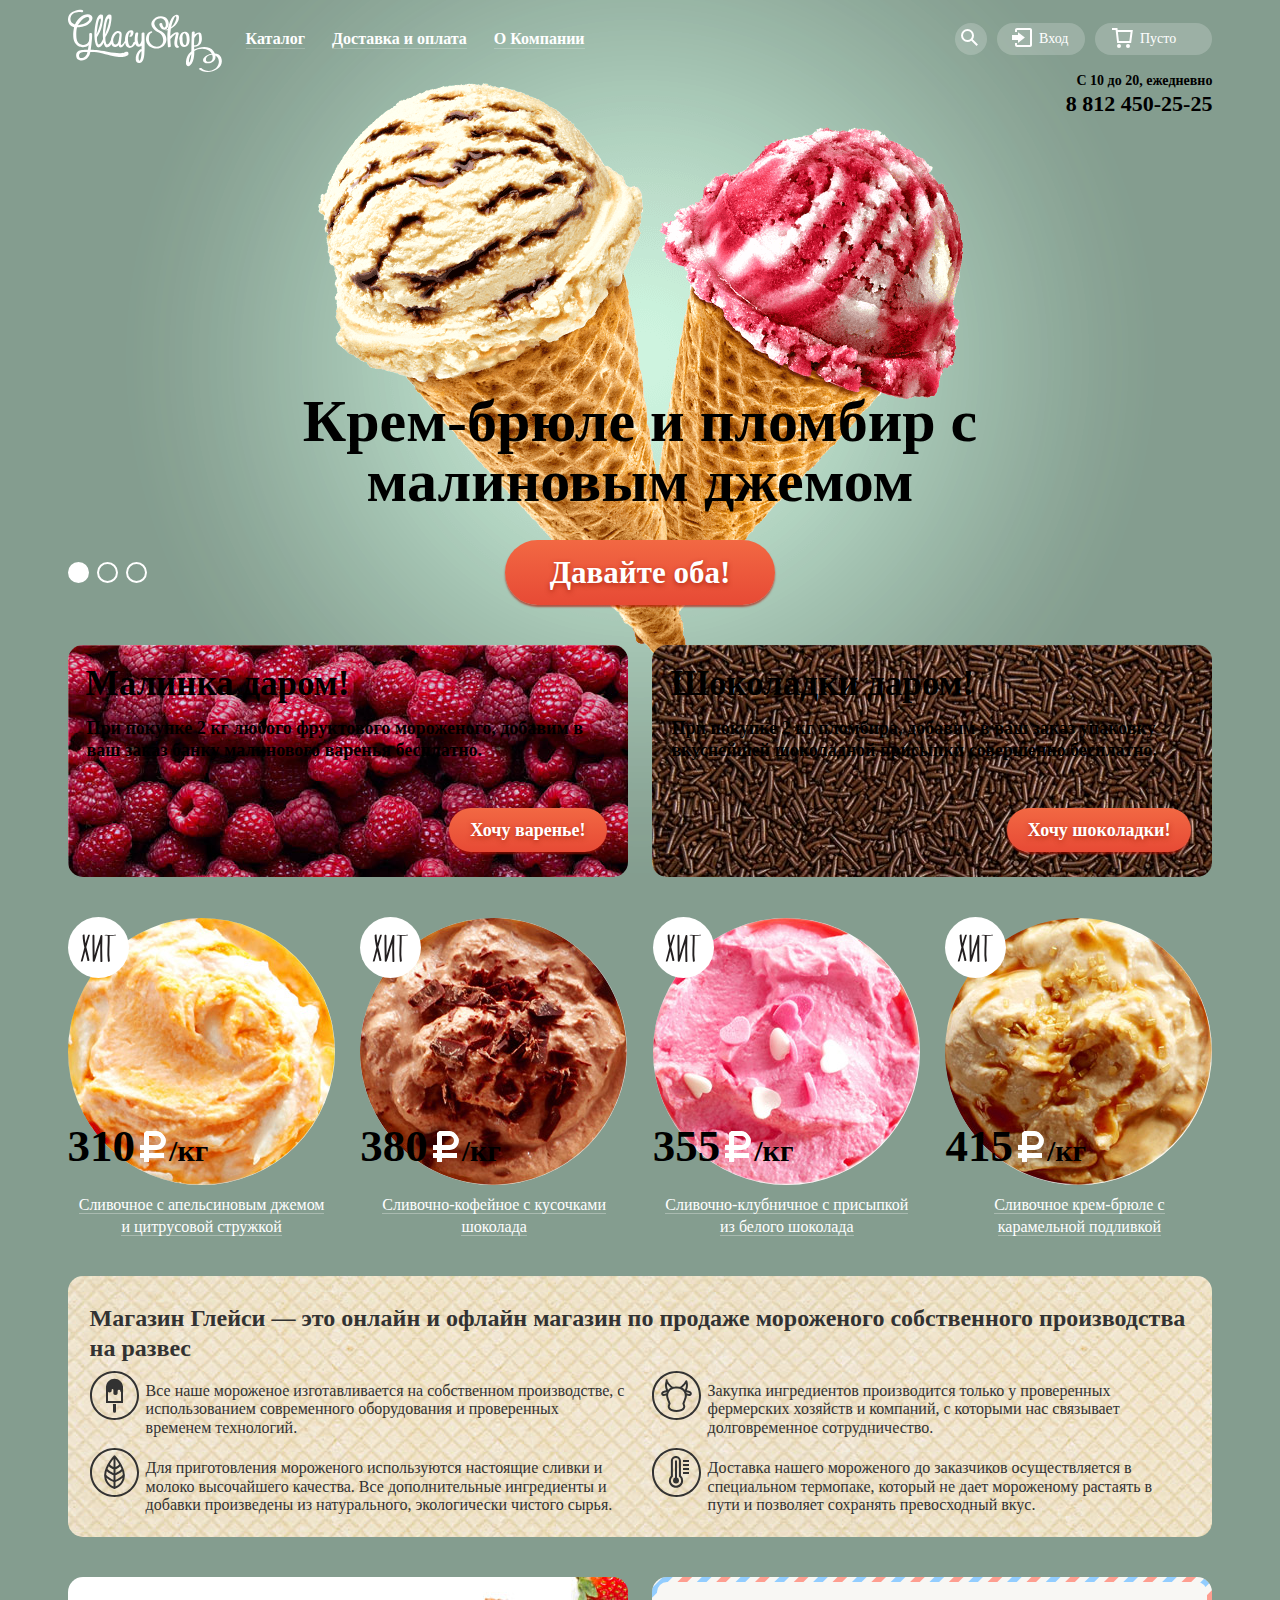
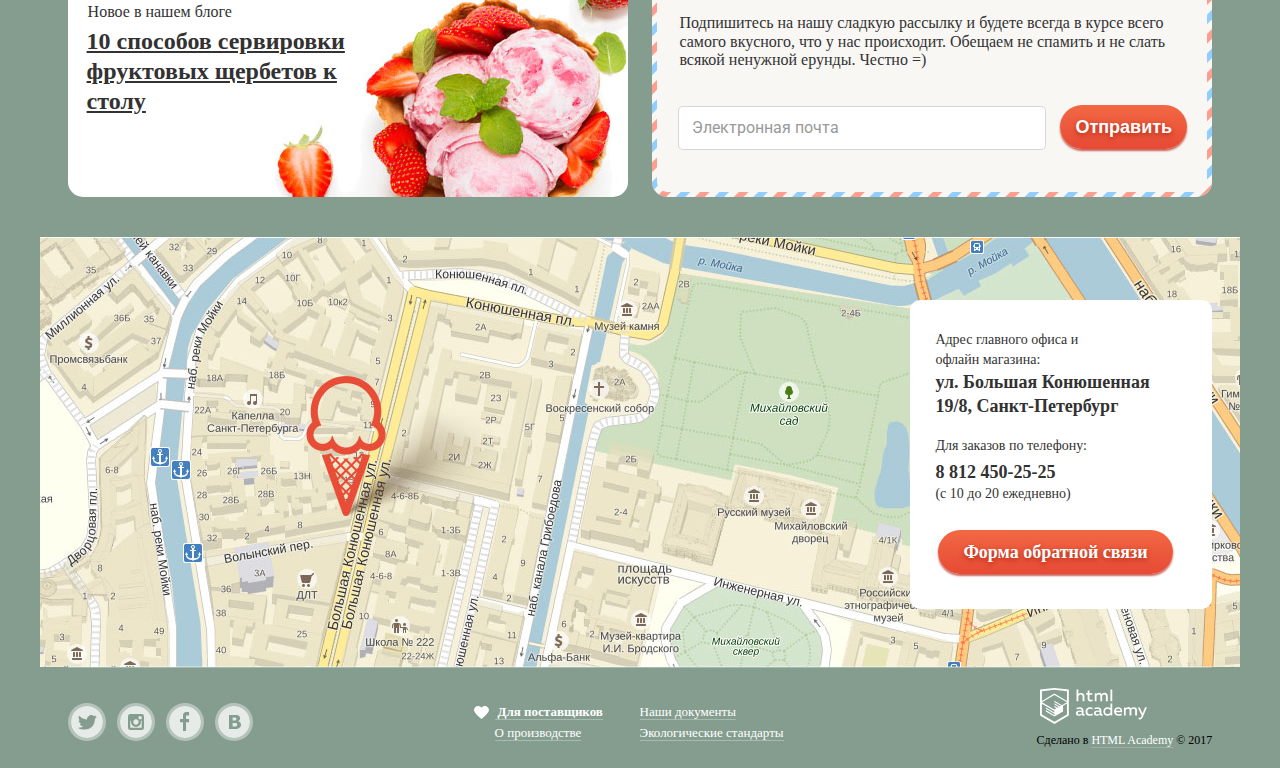
<file: index.html>
<!DOCTYPE html>
<html lang="ru">
<head>
	<meta charset="UTF-8">	
	<title>Магазин мороженого «Глейси»</title>	
	<link href="https://fonts.googleapis.com/css?family=Roboto:400,500,700" rel="stylesheet">
	<link href="css/normalize.css" rel="stylesheet">
	<link href="css/min-style.css" rel="stylesheet">
</head>
<body>
	<input type="radio" id="btn-1" name="toggle" checked>
	<input type="radio" id="btn-2" name="toggle">
	<input type="radio" id="btn-3" name="toggle">
	<div class="site-wrapper">
		<div class="overlay"></div>
		<header class="main-header content-wrapper">
			<div class="header-top">
				<div class="header-left">
					<div class="header-logo">
						<a><img src="img/logo.svg" width="154" height="64" alt="GlassyShop"></a>
					</div>
					<nav class="main-navigation">
						<ul class="main-menu">
							<li class="main-list-item">
								<a class="catalog-link" href="#">Каталог</a>
								<ul class="sub-menu">
									<li class="sub-list-item"><a class="item-bold" href="#">Новинки</a></li>
									<li class="sub-list-item"><a href="catalog.html">Сливочное</a></li>
									<li class="sub-list-item"><a href="#">Щербеты</a></li>
									<li class="sub-list-item"><a href="#">Фруктовый лед</a></li>
									<li class="sub-list-item"><a href="#">Мелорин</a></li>
								</ul>
							</li>
							<li class="main-list-item">
								<a href="#">Доставка и оплата</a>
							</li>
							<li class="main-list-item">
								<a href="#">О Компании</a>
							</li>
						</ul>
					</nav>
				</div>
				<div class="header-right">
					<ul class="action-buttons">
						<li class="button-item">
							<a class="btn-link search" href="#">
								<svg xmlns="http://www.w3.org/2000/svg" xmlns:xlink="http://www.w3.org/1999/xlink" width="17" height="17" viewBox="0 0 17 17">
								<path d="M16.958 15.527L11.75 10.32A6.455 6.455 0 0 0 13 6.5 6.5 6.5 0 1 0 6.5 13a6.465 6.465 0 0 0 3.839-1.263l5.205 5.204 1.414-1.414zM6.5 11C4.019 11 2 8.981 2 6.5S4.019 2 6.5 2 11 4.019 11 6.5 8.981 11 6.5 11z"/>
								</svg>
								<span class="visually-hidden">Поиск</span>
							</a>
							<div class="modal search-form">
								<form action="https://echo.htmlacademy.ru" method="get">
									<div class="placeholder">
										<input type="search" name="search" id="search" placeholder="Что ищем?" required>
										<label for="search">Что ищем?</label>
									</div>
								</form>
							</div>
						</li>
						<li class="button-item">
							<a class="btn-link enter" href="#">
								<svg xmlns="http://www.w3.org/2000/svg" xmlns:xlink="http://www.w3.org/1999/xlink" width="21" height="19" viewBox="0 0 21 19">
								<g><path d="M6 14.875L12.917 9.5 6 4.125v2.917H-.042v4.917H6z"/><path d="M18 0H5C3.9 0 3 .9 3 2v2h2V2h13v15H5v-2H3v2c0 1.1.9 2 2 2h13c1.1 0 2-.9 2-2V2c0-1.1-.9-2-2-2z"/></g>
								</svg>
								<span>Вход</span>
							</a>
							<div class="modal enter-form">
								<form action="https://echo.htmlacademy.ru" method="post">
									<div class="placeholder">
										<input type="email" name="email-enter" id="email-enter" placeholder="Электронная почта" required>
										<label for="email-enter">Электронная почта</label>
									</div>
									<div class="placeholder">
										<input type="password" name="password" id="password-enter" placeholder="Пароль" required>
										<label for="password-enter">Пароль</label>
									</div>
									<div class="half-width">
										<div class="button-enter">
											<button class="btn" type="submit" name="enter">Войти</button>
										</div>
										<div class="registration">
											<a class="reg-password" href="#">Забыли пароль?</a>
											<a class="reg-new" href="#">Новая регистрация</a>
										</div>
									</div>
								</form>
							</div>
						</li>
						<li class="button-item">
							<a class="btn-link basket" href="#">
								<svg xmlns="http://www.w3.org/2000/svg" width="21" height="20" viewBox="0 0 21 20">
								<g><path d="M5.657 2.031L5.422 0H0v2h3.64l1.5 13h13.988l1.699-12.969H5.657zM17.372 13H6.922L5.888 4.031h12.66L17.372 13z"/><circle cx="6.984" cy="18" r="2"/><circle cx="15.984" cy="18" r="2"/></g>
								</svg>
								<span class="visually-hidden">Корзина</span>
								<span>Пусто</span>
							</a>
						</li>
					</ul>
				</div>
			</div>
			<div class="header-bottom">
				<div class="info-block">
					<p>С 10 до 20, ежедневно</p>
					<b>8 812 450-25-25</b>
				</div>
			</div>
		</header>
		<main>
			<div class="content-wrapper">
				<div class="slider">
					<div class="slide" id="slide1">
						<div class="slide-tagline">
							Крем-брюле и пломбир с малиновым джемом
						</div>
						<a class="btn order" href="#">Давайте оба!</a>
					</div>
					<div class="slide" id="slide2">
						<div class="slide-tagline">
							Шоколадный пломбир и лимонный сорбет
						</div>
						<a class="btn order" href="#">Давайте оба!</a>
					</div>
					<div class="slide" id="slide3">
						<div class="slide-tagline">
							Пломбир с помадкой и клубничный щербет
						</div>
						<a class="btn order" href="#">Давайте оба!</a>
					</div>
					<div class="slider-controls">
						<label for="btn-1"><span class="visually-hidden">Первый слайд</span></label>
           	<label for="btn-2"><span class="visually-hidden">Второй слайд</span></label>
           	<label for="btn-3"><span class="visually-hidden">Третий слайд</span></label>
         	</div>
				</div>
				<section class="stock-items flex">
					<article class="stock-item left">
						<h3 class="stock-name">Малинка даром!</h3>
						<p>При покупке 2 кг любого фруктового мороженого, добавим в ваш заказ банку малинового варенья бесплатно.</p>
						<div class="btn-stock">
							<a class="btn order-mini" href="#">Хочу варенье!</a>
						</div>
					</article>
					<article class="stock-item right">
						<h3 class="stock-name">Шоколадки даром!</h3>
						<p>При покупке 2 кг пломбира, добавим в ваш заказ упаковку вкуснейшей шоколадной присыпки совершенно бесплатно.</p>
						<div class="btn-stock">
							<a class="btn order-mini" href="#">Хочу шоколадки!</a>
						</div>
					</article>
				</section>
				<section class="products">
					<div class="product-item hit">
						<img src="img/1.jpg"	width="267" height="267" alt="Сливочное с апельсиновым джемом и цитрусовой стружкой">
						<div class="price">310<img src="img/ruble.svg" width="31" height="36" alt="&#8381;"><span>/кг</span></div>
						<p>
							<a href="#">Сливочное с апельсиновым джемом и цитрусовой стружкой</a>
						</p>
						<div class="btn-product">
							<a class="btn product-view" href="#">Быстрый просмотр</a>
						</div>
					</div>
					<div class="product-item hit">
						<img src="img/2.jpg"	width="267" height="267" alt="Сливочно-кофейное с кусочками шоколада">
						<div class="price">380<img src="img/ruble.svg" width="31" height="36" alt="&#8381;"><span>/кг</span></div>
						<p>
							<a href="#">Сливочно-кофейное с кусочками шоколада</a>
						</p>
						<div class="btn-product">
							<a class="btn product-view" href="#">Быстрый просмотр</a>
						</div>
					</div>
					<div class="product-item hit">
						<img src="img/3.jpg"	width="267" height="267" alt="Сливочно-клубничное с присыпкой из белого шоколада">
						<div class="price">355<img src="img/ruble.svg" width="31" height="36" alt="&#8381;"><span>/кг</span></div>
						<p>
							<a href="#">Сливочно-клубничное с присыпкой из белого шоколада</a>
						</p>
						<div class="btn-product">
							<a class="btn product-view" href="#">Быстрый просмотр</a>
						</div>
					</div>
					<div class="product-item hit">
						<img src="img/4.jpg"	width="267" height="267" alt="Сливочное крем-брюле с карамельной подливкой">
						<div class="price">415<img src="img/ruble.svg" width="31" height="36" alt="&#8381;"><span>/кг</span></div>
						<p>
							<a href="#">Сливочное крем-брюле с карамельной подливкой</a>
						</p>
						<div class="btn-product">
							<a class="btn product-view" href="#">Быстрый просмотр</a>
						</div>
					</div>
				</section>
				<section class="features">
					<h3 class="feateres-details">Магазин Глейси &#8212; это онлайн и офлайн магазин по продаже мороженого собственного производства на развес</h3>
					<ul class="feature-list sorting">
						<li class="feature-item">
							<p>Все наше мороженое изготавливается на собственном производстве, с использованием современного оборудования и проверенных временем технологий.</p>
						</li>
						<li class="feature-item">
							<p>Закупка ингредиентов производится только у проверенных 	фермерских хозяйств и компаний, с которыми нас связывает долговременное сотрудничество.</p>
						</li>
						<li class="feature-item">
							<p>Для приготовления мороженого используются настоящие сливки и молоко высочайшего качества. Все дополнительные ингредиенты 	и добавки произведены из натурального, экологически чистого сырья.</p>
						</li>
						<li class="feature-item">
							<p>Доставка нашего мороженого до заказчиков осуществляется в специальном термопаке, который не дает мороженому растаять в пути и позволяет сохранять превосходный вкус.</p>
						</li>
					</ul>
				</section>
				<article class="advice-block flex">
					<article class="blog">
						<b>Новое в нашем блоге</b>
						<div class="blog-info">
							<a href="#">10 способов сервировки фруктовых щербетов к столу</a>
						</div>
					</article>
					<article class="subs-form">
						<div class="subs-ground">
							<p class="subs">Подпишитесь на нашу сладкую рассылку и будете всегда в курсе всего самого вкусного, что у нас происходит. Обещаем не спамить и не слать всякой ненужной ерунды. Честно =)</p>
							<div class="subs-email">
								<form action="https://echo.htmlacademy.ru" method="post">
									<div class="placeholder">
										<input type="email" name="subscription-email" id="subscription-email" placeholder="Электронная почта" required>
										<label for="subscription-email">Электронная почта</label>
									</div>
									<button class="btn" type="submit" name="send-email">Отправить</button>
								</form>
							</div>
						</div>
					</article>
				</article>
			</div>
			<div class="map">
				<iframe class="frame-map" src="https://yandex.by/map-widget/v1/-/CBUZzOUDgD"></iframe> 
				<div class="map-wrapper">
					<div class="address-block  content-wrapper">
						<section class="map-form">
							<p class="address-norm">
								Адрес главного офиса и офлайн магазина:
							</p>
							<b class="address-bold">
								ул. Большая Конюшенная 19/8, Санкт-Петербург
							</b>
							<p class="tel-norm">
								Для заказов по телефону:
							</p>
							<b class="tel-bold">
								8 812 450-25-25
							</b>
							<p class="time-norm">
								(с 10 до 20 ежедневно)
							</p>
							<div class="btn-map">
								<a class="btn feedback" href="feedback.html">Форма обратной связи</a>
							</div>
						</section>
					</div>
				</div>				
			</div>
		</main>
		<footer class="content-wrapper flex">
			<section class="footer-social">
				<a class="social-btn social-btn-tw"  href="#">
					<span class="visually-hidden">Твитер</span>
				</a>
				<a class="social-btn social-btn-inst" href="#">
					<span class="visually-hidden">Инстаграм</span>
				</a>
				<a class="social-btn social-btn-fb" href="#">
					<span class="visually-hidden">Фейсбук</span>
				</a>
				<a class="social-btn social-btn-vk" href="#">
					<span class="visually-hidden">Вконтакте</span>
				</a>
			</section>
			<section class="footer-links">
				<ul class="links-list sorting">
					<li><a class="heart" href="#">Для поставщиков</a></li>
					<li><a href="#">Наши документы</a></li>
					<li><a href="#">О производстве</a></li>
					<li><a href="#">Экологические стандарты</a></li>
				</ul>
			</section>
			<section class="copyright">
				<div class="copyright-logo">
					<a class="logo-academy" href="https://htmlacademy.ru/intensive/htmlcss"><span class="visually-hidden">"HTML Academy"</span></a>
				</div>
				<p class="copyright-link">Сделано в <a href="https://htmlacademy.ru/intensive/htmlcss">HTML Academy</a> &#169; 2017</p>
			</section>
		</footer>
	</div>	
	<section class="modal-feedback">
		<div class="feedback-top">
			<p>Мы обязательно вам ответим!</p>
			<button class="cross-btn">
				<svg xmlns="http://www.w3.org/2000/svg" width="18" height="17" viewBox="0 0 18 17"><path fill="#231F20" d="M17.454 1.46L16.04.046 9 7.086 1.96.046.546 1.46l7.04 7.04-7.04 7.04 1.414 1.414L9 9.914l7.04 7.04 1.414-1.414-7.04-7.04z"/></svg>
			</button>
		</div>
		<form action="https://echo.htmlacademy.ru" method="post">
			<div class="placeholder">
				<input type="text" name="user-name" id="user-name" placeholder="Как вас зовут?" required>
				<label for="user-name">Как вас зовут?</label>
			</div>
			<div class="placeholder">
				<input type="email" name="user-mail" id="user-mail" placeholder="Ваша почта для ответа?" required>
				<label for="user-mail">Ваша почта для ответа?</label>
			</div>
			<div class="placeholder">
				<textarea id="user-text" placeholder="Напишите что нибудь..." required></textarea>
				<label for="user-text">Напишите что нибудь...</label>
			</div>
			<div class="feedback-btn">
				<button class="btn" type="submit" name="send-email">Отправить</button>
			</div>
		</form>
	</section>
	<script src="js/min-modal.js"></script>
</body>
</html>
</file>
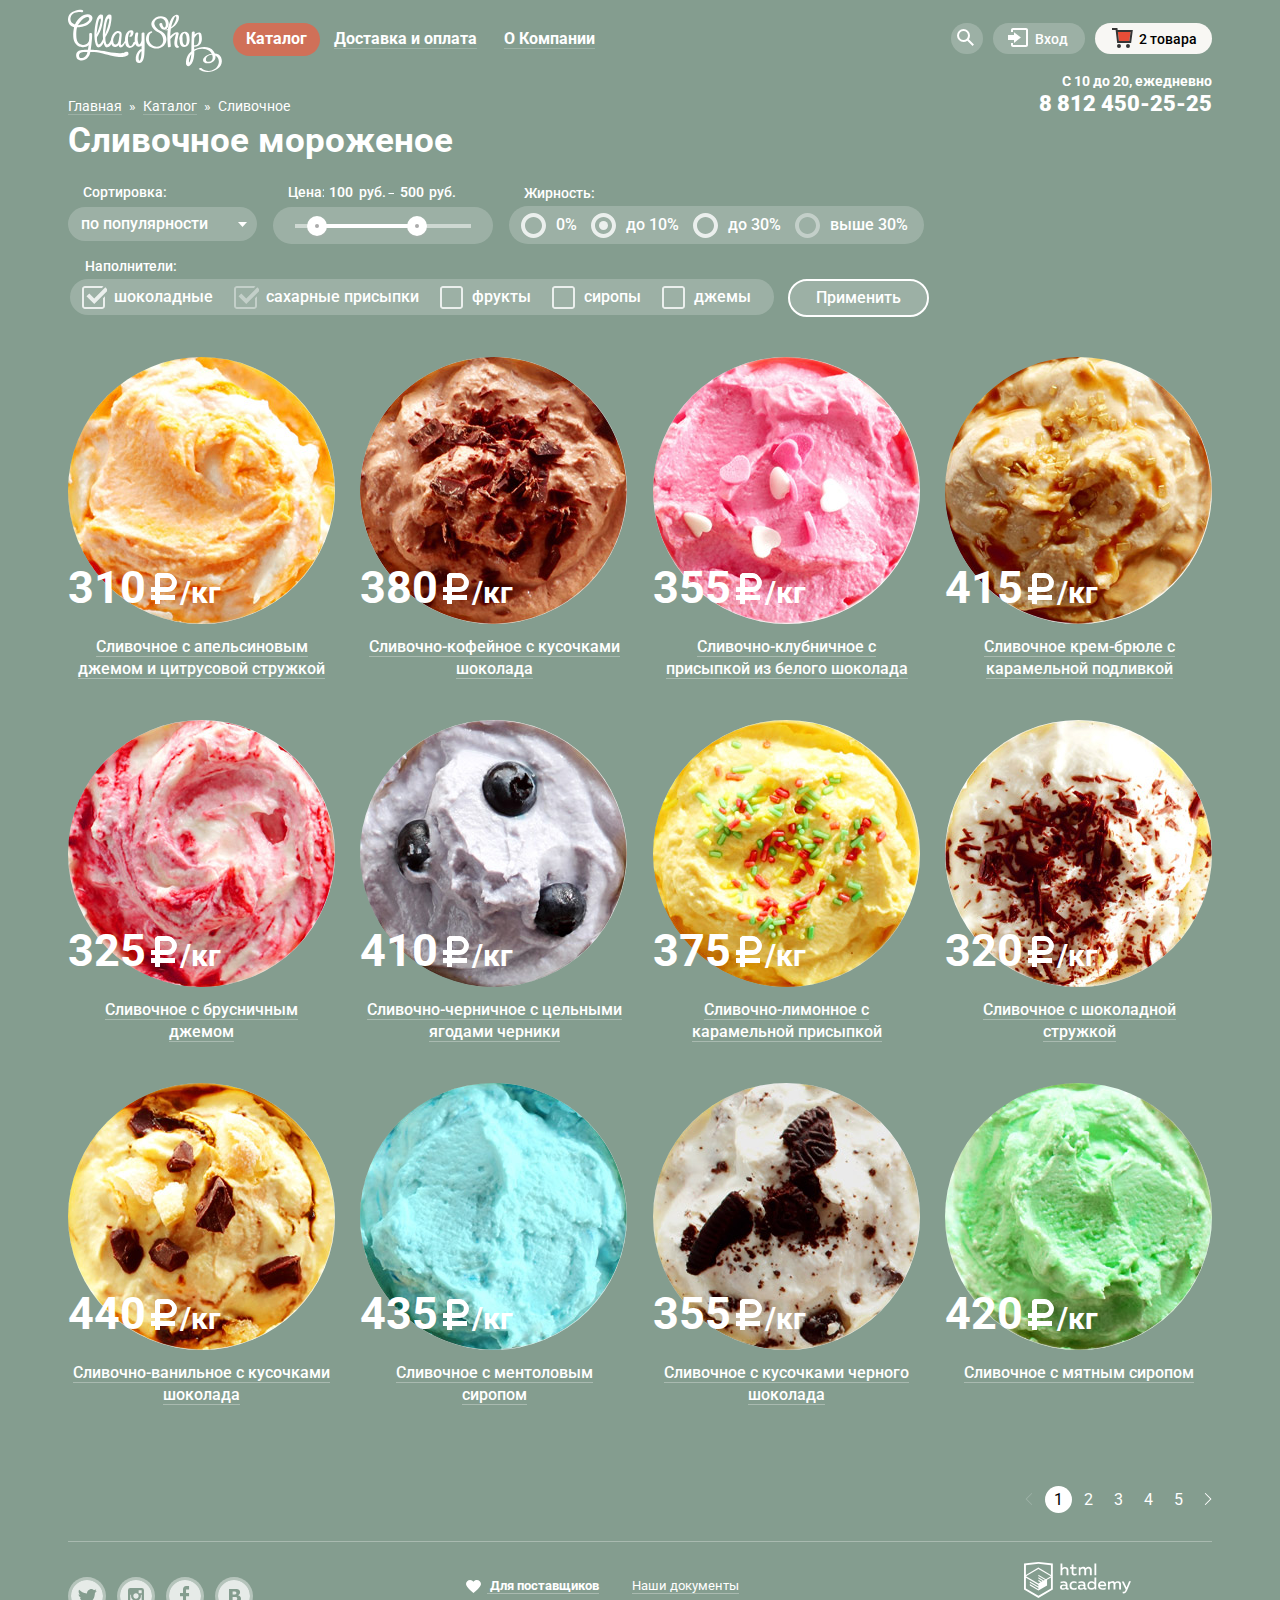
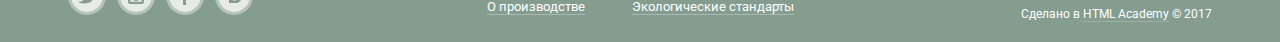
<file: catalog.html>
<!DOCTYPE html>
<html lang="ru">
<head>
	<meta charset="UTF-8">
	<title>Сливочное мороженое - Магазин мороженого «Глейси»</title>
	<link href="https://fonts.googleapis.com/css?family=Roboto:400,500,700" rel="stylesheet">	
	<link href="css/normalize.css" rel="stylesheet">
	<link href="css/style.css" rel="stylesheet">
</head>
<body>
	<header class="main-header content-wrapper">
		<div class="header-top">
			<div class="header-left">
				<div class="header-logo">
					<a href="index.html"><span class="visually-hidden">"GlassyShop"</span><img src="img/logo.svg" width="154" height="64" alt="GlassyShop"></a>
				</div>
				<nav class="main-navigation">
					<ul class="main-menu">
						<li class="main-list-item">
							<a class="active" href="#">Каталог</a>
							<ul class="sub-menu">
								<li class="sub-list-item"><a class="item-bold" href="#">Новинки</a></li>
								<li class="sub-active sub-list-item"><a href="#">Сливочное</a></li>
								<li class="sub-list-item"><a href="#">Щербеты</a></li>
								<li class="sub-list-item"><a href="#">Фруктовый лед</a></li>
								<li class="sub-list-item"><a href="#">Мелорин</a></li>
							</ul>
						</li>
						<li class="main-list-item">
							<a href="#">Доставка и оплата</a>
						</li>
						<li class="main-list-item">
							<a href="#">О Компании</a>
						</li>
					</ul>
				</nav>
			</div>
			<div class="header-right">
				<ul class="action-buttons">
					<li class="button-item">
						<a class="btn-link search" href="#"><svg xmlns="http://www.w3.org/2000/svg" xmlns:xlink="http://www.w3.org/1999/xlink" width="17" height="17" viewBox="0 0 17 17">
						<path d="M16.958 15.527L11.75 10.32A6.455 6.455 0 0 0 13 6.5 6.5 6.5 0 1 0 6.5 13a6.465 6.465 0 0 0 3.839-1.263l5.205 5.204 1.414-1.414zM6.5 11C4.019 11 2 8.981 2 6.5S4.019 2 6.5 2 11 4.019 11 6.5 8.981 11 6.5 11z"/>
						</svg>
							<span class="visually-hidden">Поиск</span>
						</a>
						<div class="modal search-form">
							<form action="https://echo.htmlacademy.ru" method="get">
								<div class="placeholder">
									<input type="search" name="search" id="search" placeholder="Что ищем?" required>
									<label for="search">Что ищем?</label>
								</div>
							</form>
						</div>
					</li>
					<li class="button-item">
						<a class="btn-link enter" href="#">
							<svg xmlns="http://www.w3.org/2000/svg" xmlns:xlink="http://www.w3.org/1999/xlink" width="21" height="19" viewBox="0 0 21 19">
							<g><path d="M6 14.875L12.917 9.5 6 4.125v2.917H-.042v4.917H6z"/><path d="M18 0H5C3.9 0 3 .9 3 2v2h2V2h13v15H5v-2H3v2c0 1.1.9 2 2 2h13c1.1 0 2-.9 2-2V2c0-1.1-.9-2-2-2z"/></g>
							</svg>
							<span>Вход</span>
						</a>
						<div class="modal enter-form">
							<form action="https://echo.htmlacademy.ru" method="post">
								<div class="placeholder">
									<input type="email" name="email-enter" id="email-enter" placeholder="Электронная почта" required>
									<label for="email-enter">Электронная почта</label>
								</div>
								<div class="placeholder">
									<input type="password" name="password" id="password-enter" placeholder="Пароль" required>
									<label for="password-enter">Пароль</label>
								</div>
								<div class="half-width">
									<div class="button-enter">
										<button class="btn" type="submit" name="enter">Войти</button>
									</div>
									<div class="registration">
										<a class="reg-password" href="#">Забыли пароль?</a>
										<a class="reg-new" href="#">Новая регистрация</a>
									</div>
								</div>
							</form>
						</div>
					</li>
					<li class="button-item basket-full">
						<a class="btn-link basket" href="#">
							<svg xmlns="http://www.w3.org/2000/svg" width="21" height="20" viewBox="0 0 21 20"><path fill="#E84D37" d="M5.888 4.031L6.922 13h10.45l1.176-8.969z"/><circle fill="#343434" cx="6.984" cy="18" r="2"/><circle fill="#343434" cx="15.984" cy="18" r="2"/><path fill="#343434" d="M5.657 2.031L5.422 0H0v2h3.64l1.5 13h13.988l1.699-12.969H5.657zM17.372 13H6.922L5.888 4.031h12.66L17.372 13z"/></svg>
							<span class="visually-hidden">Корзина</span>
							<span>2 товара</span>
						</a>
						<div class="modal">
							<div class="basket-content">
								<table class="basket-table">
									<tr>
										<td>
											<button class="cross-btn">
												<svg xmlns="http://www.w3.org/2000/svg" width="11" height="11" viewBox="0 0 11 11"><path fill="#231F20" d="M10.979.728l-.708-.707L5.5 4.792.729.021.021.728 4.793 5.5.021 10.271l.707.708L5.5 6.207l4.771 	4.772.708-.708L6.207 5.5z"/></svg>
											</button>
										</td>
										<td><img src="img/1.jpg" width="33" height="33" alt="Пломбир"></td>
										<td><a href="#">Пломбир с апельсиновым джемом</a></td>
										<td>1,5кг x <span class="price-unit">200 руб.</span></td>
										<td><span class="table-price">300 руб.</span></td>
									</tr>
									<tr>
										<td>
											<button class="cross-btn">
												<svg xmlns="http://www.w3.org/2000/svg" width="11" height="11" viewBox="0 0 11 11"><path fill="#231F20" d="M10.979.728l-.708-.707L5.5 4.792.729.021.021.728 4.793 5.5.021 10.271l.707.708L5.5 6.207l4.771 4.772.708-.708L6.207 5.5z"/></svg>
											</button>
										</td>
										<td><img src="img/3.jpg" width="33" height="33" alt="Клубничный пломбир"></td>
										<td class="table-link"> <a href="#">Клубничный пломбир с присыпкой из белого шоколада</a></td>
										<td>1,5кг x <span class="price-unit">300 руб.</span></td>
										<td><span class="table-price">450 руб.</span></td>
									</tr>
									<tr>
										<td class="line" colspan="5"></td>
									</tr>
									<tr>
										<td class="sum" colspan="5"><b>Итого: 750 руб.</b></td>
									</tr>
								</table>
								<div class="order-form">
									<a class="btn" href="#">Оформить заказ</a>
								</div>
							</div>
						</div>
					</li>
				</ul>
			</div>
		</div>
		<div class="header-bottom">
			<div class="info-block">
				<p>С 10 до 20, ежедневно <b>8 812 450-25-25</b></p>
			</div>
		</div>
	</header>
	<main class="content-wrapper">
		<ol class="breadcrumbs">
			<li><a href="index.html">Главная</a></li>
			<li><a href="#">Каталог</a></li>
			<li class="breadcrumbs-current">Сливочное</li>
		</ol>
		<h1 class="product-brand">Сливочное мороженое</h1>
		<section class="sort-form">
			<form action="https://echo.htmlacademy.ru" method="post">
				<div class="sort-section">
					<div class="sort-items">
						<label class="upper" for="kind-sort">Сортировка:</label>
						<div class="select-wrapper">
							<select name="kind-sort" id="kind-sort">
								<option value="popularity">по популярности</option>
								<option value="cheap">сначала дешевые</option>
								<option value="expensive">сначала дорогие</option>
								<option value="fat">по жирности</option>
							</select>
						</div>
					</div>
				<div class="sort-items">
					<div class="range-filter">
						<div class="price-controls">
							<span>Цена:</span>
							<input class="min-price" id="min-price" type="text" value="100"><span>руб. ‒</span>
							<label class="visually-hidden" for="min-price">Минимальная стоимость</label>
							<input class="max-price" id="max-price" type="text" value="500"><span>руб.</span>
							<label class="visually-hidden" for="max-price">Максимальная стоимость</label>
						</div>
						<div class="range-controls">
							<div class="scale"><div class="bar"></div></div>
						</div>
					</div>
				</div>
					<div class="sort-items">
						<fieldset>
							<legend>Жирность:</legend>
							<div class="form-wrapper fat-content">
								<input type="radio" name="fat" id="zero" value="0">
								<label for="zero">0%</label>
								<input type="radio" name="fat" id="ten" value="10" checked>
								<label for="ten">до 10%</label>
								<input type="radio" name="fat" id="thirty" value="30">
								<label for="thirty">до 30%</label>
								<input type="radio" name="fat" id="more" value="more" disabled>
								<label for="more">выше 30%</label>
							</div>
						</fieldset>
					</div>
				</div>
				<div class="sort-section">
					<div class="sort-items">
						<fieldset>
							<legend>Наполнители:</legend>
							<div class="form-wrapper fillers">
								<input type="checkbox" name="shock" id="shock" checked>
								<label for="shock"><span>шоколадные</span></label>
								<input type="checkbox" name="shugar" id="shugar" checked disabled>
								<label for="shugar"><span>сахарные присыпки</span></label>
								<input type="checkbox" name="fruit" id="fruit">
								<label for="fruit"><span>фрукты</span></label>
								<input type="checkbox" name="syrup" id="syrup">
								<label for="syrup"><span>сиропы</span></label>
								<input type="checkbox" name="jam" id="jam">
								<label for="jam"><span>джемы</span></label>
							</div>
						</fieldset>
					</div>
					<div class="sort-items">
						<button class="sort-button" type="submit">Применить</button>
					</div>
				</div>
			</form>
		</section>
		<section class="products">
			<div class="product-item">
				<img src="img/1.jpg"	width="267" height="267" alt="Сливочное с апельсиновым джемом и цитрусовой стружкой">
				<div class="price">310<img src="img/ruble.svg" width="31" height="36" alt="&#8381;"><span>/кг</span>
				</div>
				<p>
					<a href="#">Сливочное с апельсиновым джемом и цитрусовой стружкой</a>
				</p>
				<div class="btn-product">
					<a class="btn product-view" href="#">Быстрый просмотр</a>
				</div>
			</div>
			<div class="product-item">
				<img src="img/2.jpg"	width="267" height="267" alt="Сливочно-кофейное с кусочками шоколада">
				<div class="price">380<img src="img/ruble.svg" width="31" height="36" alt="&#8381;"><span>/кг</span>
				</div>
				<p>
					<a href="#">Сливочно-кофейное с кусочками шоколада</a>
				</p>
				<div class="btn-product">
					<a class="btn product-view" href="#">Быстрый просмотр</a>
				</div>
			</div>
			<div class="product-item">
				<img src="img/3.jpg"	width="267" height="267" alt="Сливочно-клубничное с присыпкой из белого шоколада">
				<div class="price">355<img src="img/ruble.svg" width="31" height="36" alt="&#8381;"><span>/кг</span>
				</div>
				<p>
					<a href="#">Сливочно-клубничное с присыпкой из белого шоколада</a>
				</p>
				<div class="btn-product">
					<a class="btn product-view" href="#">Быстрый просмотр</a>
				</div>
			</div>
			<div class="product-item">
				<img src="img/4.jpg"	width="267" height="267" alt="Сливочное крем-брюле с карамельной подливкой">
				<div class="price">415<img src="img/ruble.svg" width="31" height="36" alt="&#8381;"><span>/кг</span></div>
				<p>
					<a href="#">Сливочное крем-брюле с карамельной подливкой</a>
				</p>
				<div class="btn-product">
					<a class="btn product-view" href="#">Быстрый просмотр</a>
				</div>
			</div>
			<div class="product-item">
				<img src="img/5.jpg"	width="267" height="267" alt="Сливочное с брусничным джемом">
				<div class="price">325<img src="img/ruble.svg" width="31" height="36" alt="&#8381;"><span>/кг</span></div>
				<p>
					<a href="#">Сливочное с брусничным джемом</a>
				</p>
				<div class="btn-product">
					<a class="btn product-view" href="#">Быстрый просмотр</a>
				</div>
			</div>
			<div class="product-item">
				<img src="img/6.jpg"	width="267" height="267" alt="Сливочно-черничное с цельными ягодами черники">
				<div class="price">410<img src="img/ruble.svg" width="31" height="36" alt="&#8381;"><span>/кг</span></div>
				<p>
					<a href="#">Сливочно-черничное с цельными ягодами черники</a>
				</p>
				<div class="btn-product">
					<a class="btn product-view" href="#">Быстрый просмотр</a>
				</div>
			</div>
			<div class="product-item">
				<img src="img/7.jpg"	width="267" height="267" alt="Сливочно-лимонное с карамельной присыпкой">
				<div class="price">375<img src="img/ruble.svg" width="31" height="36" alt="&#8381;"><span>/кг</span></div>
				<p>
					<a href="#">Сливочно-лимонное с карамельной присыпкой</a>
				</p>
				<div class="btn-product">
					<a class="btn product-view" href="#">Быстрый просмотр</a>
				</div>
			</div>
			<div class="product-item">
				<img src="img/8.jpg"	width="267" height="267" alt="Сливочное с шоколадной стружкой">
				<div class="price">320<img src="img/ruble.svg" width="31" height="36" alt="&#8381;"><span>/кг</span></div>
				<p>
					<a href="#">Сливочное с шоколадной стружкой</a>
				</p>
				<div class="btn-product">
					<a class="btn product-view" href="#">Быстрый просмотр</a>
				</div>
			</div>
			<div class="product-item">
				<img src="img/9.jpg"	width="267" height="267" alt="Сливочно-ванильное с кусочками шоколада">
				<div class="price">440<img src="img/ruble.svg" width="31" height="36" alt="&#8381;"><span>/кг</span></div>
				<p><a href="#">Сливочно-ванильное с кусочками шоколада</a></p>
				<div class="btn-product">
					<a class="btn product-view" href="#">Быстрый просмотр</a>
				</div>
			</div>
			<div class="product-item">
				<img src="img/10.jpg"	width="267" height="267" alt="Сливочное с ментоловым сиропом">
				<div class="price">435<img src="img/ruble.svg" width="31" height="36" alt="&#8381;"><span>/кг</span></div>
				<p>
					<a href="#">Сливочное с ментоловым сиропом</a>
				</p>
				<div class="btn-product">
					<a class="btn product-view" href="#">Быстрый просмотр</a>
				</div>
			</div>
			<div class="product-item">
				<img src="img/11.jpg"	width="267" height="267" alt="Сливочно с кусочками черного шоколада">
				<div class="price">355<img src="img/ruble.svg" width="31" height="36" alt="&#8381;"><span>/кг</span></div>
				<p>
					<a href="#">Сливочное с кусочками черного шоколада</a>
				</p>
				<div class="btn-product">
					<a class="btn product-view" href="#">Быстрый просмотр</a>
				</div>
			</div>
			<div class="product-item">
				<img src="img/12.jpg"	width="267" height="267" alt="Сливочное с мятным сиропом">
				<div class="price">420<img src="img/ruble.svg" width="31" height="36" alt="&#8381;"><span>/кг</span></div>
				<p>
					<a href="#">Сливочное с мятным сиропом</a>
				</p>
				<div class="btn-product">
					<a class="btn product-view" href="#">Быстрый просмотр</a>
				</div>
			</div>
		</section>
		<ol class="paginator">
			<li value="0">
				<a class="prev disabled" href="#prev">
					<svg xmlns="http://www.w3.org/2000/svg" width="8" height="12" viewBox="0 0 8 12" ><path class="rotate" d="M7.237 5.642L1.729.133a.506.506 0 1 0-.716.716L6.163 6l-5.151 5.15a.507.507 0 0 0 .716.717l5.509-5.509a.504.504 0 0 0 0-.716z" /></svg>
					<span class="visually-hidden">Назад</span>
				</a>
			</li>
			<li><a class="page active" href="#1">1</a></li>
			<li><a class="page" href="#2">2</a></li>
			<li><a class="page" href="#3">3</a></li>
			<li><a class="page" href="#4">4</a></li>
			<li><a class="page" href="#5">5</a></li>
			<li>
				<a  class="next" href="#next">
					<svg xmlns="http://www.w3.org/2000/svg" width="8" height="12" viewBox="0 0 8 12"><path d="M7.237 5.642L1.729.133a.506.506 0 1 0-.716.716L6.163 6l-5.151 5.15a.507.507 0 0 0 .716.717l5.509-5.509a.504.504 0 0 0 0-.716z"/></svg>
					<span class="visually-hidden">Вперед</span>
				</a>
			</li>
		</ol>
	</main>
	<footer class="content-wrapper flex">
		<section class="footer-social">
			<a class="social-btn social-btn-tw"  href="#">
				<span class="visually-hidden">Твитер</span>
			</a>
			<a class="social-btn social-btn-inst" href="#">
				<span class="visually-hidden">Инстаграм</span>
			</a>
			<a class="social-btn social-btn-fb" href="#">
				<span class="visually-hidden">Фейсбук</span>
			</a>
			<a class="social-btn social-btn-vk" href="#">
				<span class="visually-hidden">Вконтакте</span>
			</a>
		</section>
		<section class="footer-links">
			<ul class="links-list sorting">
				<li><a class="heart" href="#">Для поставщиков</a></li>
				<li><a href="#">Наши документы</a></li>
				<li><a href="#">О производстве</a></li>
				<li><a href="#">Экологические стандарты</a></li>
			</ul>
		</section>
		<section class="copyright">
			<div class="copyright-logo">
				<a href="https://htmlacademy.ru/intensive/htmlcss"><span class="visually-hidden">"HTML Academy"</span></a>
			</div>
			<p class="copyright-link">Сделано в <a href="https://htmlacademy.ru/intensive/htmlcss">HTML Academy</a> &#169; 2017</p>
		</section>
	</footer>
</body>
</html>
</file>
<file: css/min-style.css>
.foo { color: #ff0000; }
.bar { color: rgba(255, 0, 0, 1); }
Result
Source map
Restructure
Beautify
body{min-width:1200px;height:100%;margin:0;padding:0;font-weight:400;font-size:16px;line-height:22px;font-family:"Roboto","Arial",sans-serif;color:#fff;background-color:#849d8f}img{max-width:100%;height:auto}.site-wrapper{min-width:1200px;background-repeat:no-repeat;background-position:top center}.site-wrapper:after,.site-wrapper:before{content:"";visibility:hidden;background-image:url(../img/ice_slider_3_lg.png)}.site-wrapper:after{background-image:url(../img/ice_slider_2_lg.png)}.content-wrapper{width:calc(1200px - (1200px*.046));margin:0 auto}.visually-hidden,input[type=checkbox],input[type=radio]{position:absolute;clip:rect(1px 1px 1px 1px);clip:rect(1px,1px,1px,1px);padding:0;border:0;height:1px;width:1px;overflow:hidden}.btn{display:inline-block;vertical-align:top;padding:10px 21px;font-weight:700;font-size:18px;line-height:24px;color:#fff;text-decoration:none;text-shadow:0 2px 5px rgba(160,32,11,.76);background:#f26843;background:-webkit-gradient(linear,left top,left bottom,from(#f26843),to(#e74a35));background:-webkit-linear-gradient(top,#f26843 0%,#e74a35 100%);background:-o-linear-gradient(top,#f26843 0%,#e74a35 100%);background:linear-gradient(to bottom,#f26843 0%,#e74a35 100%);border:0;border-radius:100px;-webkit-box-shadow:0 2px 2px rgba(172,16,0,.64);box-shadow:0 2px 2px rgba(172,16,0,.64)}.btn:focus,.btn:hover{background:-webkit-gradient(linear,left top,left bottom,from(#f58669),to(#ec6f5e));background:-webkit-linear-gradient(top,#f58669 0%,#ec6f5e 100%);background:-o-linear-gradient(top,#f58669 0%,#ec6f5e 100%);background:linear-gradient(to bottom,#f58669 0%,#ec6f5e 100%);-webkit-box-shadow:0 2px 2px #ac1000;box-shadow:0 2px 2px #ac1000;outline:0}.btn:active{background:-webkit-gradient(linear,left top,left bottom,from(#d84732),to(#e1613e));background:-webkit-linear-gradient(top,#d84732 0%,#e1613e 100%);background:-o-linear-gradient(top,#d84732 0%,#e1613e 100%);background:linear-gradient(to bottom,#d84732 0%,#e1613e 100%);-webkit-box-shadow:inset 0 2px 2px #ac1000;box-shadow:inset 0 2px 2px #ac1000}.placeholder{position:relative}.placeholder input,.placeholder textarea,.sort-form button,.sort-form input,.sort-form select{font-family:"Roboto","Arial",sans-serif;font-size:14px;line-height:24px;font-weight:400;-webkit-box-sizing:border-box;box-sizing:border-box}.placeholder label{display:none}.placeholder input:required,.placeholder textarea:required{-webkit-box-shadow:none;box-shadow:none}.placeholder input::-webkit-input-placeholder,.placeholder textarea::-webkit-input-placeholder{color:#999}.placeholder input:-ms-input-placeholder,.placeholder textarea:-ms-input-placeholder{color:#999}.placeholder input::placeholder,.placeholder textarea::placeholder{color:#999}.placeholder input:hover,.placeholder textarea:hover{padding:8px 12px;border:0;border:2px solid rgba(154,154,154,.52)}.placeholder input:focus::-webkit-input-placeholder,.placeholder textarea:focus::-webkit-input-placeholder{color:transparent}.placeholder input:focus:-ms-input-placeholder,.placeholder textarea:focus:-ms-input-placeholder{color:transparent}.placeholder input:focus::placeholder,.placeholder textarea:focus::placeholder{color:transparent}.placeholder input[required]:focus:invalid,.placeholder textarea[required]:focus:invalid{padding:8px 12px;border:2px solid rgba(46,136,228,.52)}.placeholder input[required]:focus:invalid+label,.placeholder textarea[required]:focus:invalid+label{position:absolute;top:5px;left:29px;display:block;color:#5b9ddf;font-size:11px;line-height:13px}.placeholder input[required]:focus:valid+label,.placeholder textarea[required]:focus:valid+label{position:absolute;top:5px;left:29px;display:block;color:#999;font-size:11px;line-height:13px}.placeholder input:valid,.placeholder textarea:valid{padding-top:10px;padding-left:13px;border:1px solid rgba(178,178,178,.52)}.header-top{display:-webkit-box;display:-ms-flexbox;display:flex;-webkit-box-pack:justify;-ms-flex-pack:justify;justify-content:space-between;-ms-flex-wrap:wrap;flex-wrap:wrap;font-size:0}.header-left .header-logo{display:inline-block;vertical-align:top;padding-top:9px;width:154px;height:64px;font-size:18px}.header-left .main-navigation{display:inline-block;vertical-align:top;padding-top:30px;padding-left:24px;width:600px}.main-navigation .main-menu{margin:0;padding:0;list-style:none}.main-menu .main-list-item{position:relative;display:inline-block;vertical-align:top;padding-right:27px}.main-menu .active{margin:-7px -13px -8px;padding:7px 13px 8px;color:#fff;background-color:#d07058;border-radius:30px;border:0}.main-list-item>a{display:block;font-weight:700;font-size:16px;line-height:18px;color:#fff;text-decoration:none;border-bottom:1px solid rgba(255,255,255,.2)}.main-list-item:hover .sub-menu{display:block}.main-list-item:hover>a:not(.active),.main-list-item>a:focus:not(.active){margin:-7px -13px -8px;padding:7px 13px 8px;color:#333;background-color:#f7f6f3;border-radius:30px;border:0;outline:0}.main-list-item>a:active{margin:-5px -10px;padding:5px 10px;color:#333;background-color:#ededed;border-radius:30px;border:0;-webkit-box-shadow:inset 0 2px 1px 0 #696969;box-shadow:inset 0 2px 1px 0 #696969}.main-list-item>.active:active{color:#fff;background-color:#d07058}.main-menu .sub-menu{display:none;position:absolute;top:26px;left:-20px;margin:0;padding:5px 0 0;min-width:143px;list-style:none;z-index:2}.sub-menu .sub-list-item{background-color:#f7f6f3;-webkit-box-shadow:0 20px 20px 0 rgba(0,0,0,.4);box-shadow:0 20px 20px 0 rgba(0,0,0,.4)}.sub-menu a{display:block;padding:6px 20px 4px;font-size:14px;color:#323232;text-decoration:none}.sub-menu .item-bold{padding:7px 20px;font-weight:700}.sub-menu .sub-list-item:first-child::after{display:table;content:"";margin:0 9px 0 6px;width:128px;height:1px;background-color:rgba(50,50,50,.2)}.sub-list-item:last-child a{padding-bottom:10px}.sub-list-item:first-child,.sub-list-item:first-child a{border-top-left-radius:5px;border-top-right-radius:5px}.sub-menu .sub-list-item:nth-child(4){display:block}.sub-list-item:last-child,.sub-list-item:last-child a{margin-top:-1px;border-bottom-left-radius:5px;border-bottom-right-radius:5px}.sub-menu .sub-active{background-color:#d07058}.sub-active a{color:#fff}.sub-menu li:hover:not(.sub-active){background-color:#fbded7}.sub-menu a:active{color:#fff;background-color:#f6b5a5}.header-right .action-buttons{display:-webkit-box;display:-ms-flexbox;display:flex;-webkit-box-pack:end;-ms-flex-pack:end;justify-content:flex-end;-ms-flex-wrap:wrap;flex-wrap:wrap;margin:0;padding:0;width:350px;list-style:none}.action-buttons .button-item{position:relative;display:inline-block;vertical-align:top;margin-top:23px;margin-left:10px;background-color:rgba(255,255,255,.2);border-radius:30px;font-size:14px;line-height:16px}.action-buttons a{display:inline-block;vertical-align:top;padding-left:11px;font-weight:500;color:#fff;text-decoration:none}.action-buttons .search{padding:6px 9px 0 6px;font-size:0}.action-buttons .enter{padding:5px 17px 4px 15px}.action-buttons .basket-full{background-color:#f8f7f4}.action-buttons .basket{padding:5px 0 3px 17px;-webkit-box-sizing:border-box;box-sizing:border-box;width:117px}.basket-full .basket,.select-wrapper option{color:#000}.action-buttons span{display:inline-block;vertical-align:top;padding-top:3px;padding-left:3px}.action-buttons .button-item:hover,.action-buttons a:focus{background-color:#f8f7f4;border-radius:30px;outline:0}.action-buttons svg{fill:#fff}.btn-link:focus svg,.button-item:hover svg{fill:#000}.btn-link:focus span,.button-item:hover span{color:#323232}.button-item:hover .modal{display:block}.modal{padding-top:4px;display:none;position:absolute;z-index:2}.modal .basket-content,.modal form{background:#f8f7f4;border-radius:5px;-webkit-box-shadow:0 20px 20px 0 rgba(0,0,0,.4);box-shadow:0 20px 20px 0 rgba(0,0,0,.4)}.search-form form{margin-left:-310px}.enter-form input,.search-form input{height:44px;padding:9px 13px;border-radius:5px}.search-form input{margin:20px 15px;border:1px solid rgba(178,178,178,.52);width:311px}.enter-form form{margin-left:-185px;width:277px;min-height:215px}.enter-form input{width:241px;margin-top:20px;margin-left:20px;border:1px solid #d3d3d2}.enter-form .btn{margin:20px;padding:12px 20px 10px;width:100px;border-radius:20px;-webkit-box-shadow:0 1px 2px 0 #ac1000;box-shadow:0 1px 2px 0 #ac1000}.enter-form .registration{margin-top:18px}.registration a{display:block;padding:0;font-size:13px;line-height:24px;font-weight:400;color:#323232;text-decoration:underline}.enter-form .half-width{display:-webkit-box;display:-ms-flexbox;display:flex;-ms-flex-wrap:wrap;flex-wrap:wrap}.modal .basket-content{margin-left:-423px;padding-top:10px;width:540px;font-size:13px;line-height:16px;color:#000;min-height:232px}.basket-content table{margin-left:15px;border-collapse:collapse}.basket-content td{height:50px}.table-link a{display:block;width:228px}.basket-content span,.sum b{padding:0}.basket-content img{padding-top:5px;padding-right:5px}.basket-table a{padding:0 17px 0 3px;font-weight:400;color:#000}.basket-content .table-price{padding-left:7px;width:93px;text-align:center}.basket-content .table-link{vertical-align:bottom}.basket-content .line{border-bottom:1px solid #cacac7;height:15px}.basket-content .cross-btn{border:0;background:0 0;cursor:pointer}.basket-content .sum{vertical-align:middle;text-align:right;height:44px}.sum b{font-size:15px;line-height:18px;margin-bottom:10px}.order-form{margin-right:10px;text-align:right}.order-form .btn{padding:9px 16px}.header-bottom{display:-webkit-box;display:-ms-flexbox;display:flex;-webkit-box-pack:end;-ms-flex-pack:end;justify-content:flex-end;-ms-flex-wrap:wrap;flex-wrap:wrap}.header-bottom .info-block{width:175px;text-align:right}.breadcrumbs li,.info-block p{font-size:14px;line-height:16px}.info-block p{margin:0;font-weight:700}.info-block b{display:block;margin-top:3px;font-size:22px;line-height:24px}.breadcrumbs{margin:-18px 0 0;padding:0;font-size:0;list-style:none}.breadcrumbs li{display:inline-block;vertical-align:top}.breadcrumbs a{color:#fff;border-bottom:1px solid rgba(255,255,255,.2);text-decoration:none}.breadcrumbs a:active:not(.btn),.breadcrumbs a:focus:not(.btn),.breadcrumbs a:hover:not(.btn),.product-item a:active:not(.btn),.product-item a:focus:not(.btn),.product-item a:hover:not(.btn),footer a:active:not(.logo-academy):not(.social-btn),footer a:focus:not(.logo-academy):not(.social-btn),footer a:hover:not(.logo-academy):not(.social-btn){color:#ffbc9e;border-bottom-color:rgba(255,188,158,.3);outline:0}.breadcrumbs li:not(:last-child)::after{content:"»";margin:0 7px;width:5px;height:5px}.slider{position:relative;margin-top:275px;text-align:center}.slide{display:none}.slider .slide-tagline{margin:0 auto;width:700px;font-weight:700;font-size:60px;line-height:60.35px;text-align:center}.slide .order{margin-top:28px;padding:12px 45px;font-size:31px;line-height:41px}.slider-controls{position:absolute;bottom:22px;left:0;z-index:1;font-size:0}.slider-controls label{display:inline-block;vertical-align:top;margin-right:8px;width:17px;height:17px;background-color:transparent;border:2px solid #fff;border-radius:50%;cursor:pointer}#btn-1:checked~.site-wrapper #slide1,#btn-2:checked~.site-wrapper #slide2,#btn-3:checked~.site-wrapper #slide3{display:block}#btn-1:checked~.site-wrapper{background-color:#849d8f;background-image:url(../img/ice_slider_1_lg.png)}#btn-2:checked~.site-wrapper{background-color:#8996a6;background-image:url(../img/ice_slider_2_lg.png)}#btn-3:checked~.site-wrapper{background-color:#9d8b84;background-image:url(../img/ice_slider_3_lg.png)}#btn-1:checked~.site-wrapper label[for=btn-1],#btn-2:checked~.site-wrapper label[for=btn-2],#btn-3:checked~.site-wrapper label[for=btn-3]{background-color:#fff}.slider-controls label:hover{background-color:rgba(255,255,255,.4)}.flex{display:-webkit-box;display:-ms-flexbox;display:flex;-webkit-box-pack:justify;-ms-flex-pack:justify;justify-content:space-between;-ms-flex-wrap:wrap;flex-wrap:wrap}.product-brand{margin:0;font-size:35px;line-height:41px}.sort-form{margin-top:20px;width:950px}.sort-form label,.sort-form legend{margin-left:15px;font-size:14px;font-weight:500;line-height:16px}.sort-section{display:-webkit-box;display:-ms-flexbox;display:flex;-ms-flex-wrap:wrap;flex-wrap:wrap;margin-top:10px}.sort-items{margin-right:9px}.sort-items .select-wrapper{position:relative;margin-top:4px;background-color:rgba(255,255,255,.2);border-radius:30px;z-index:1}.select-wrapper select{padding:8px 38px 8px 13px;width:120%;font-size:16px;line-height:18px;font-weight:500;color:#fff;background-color:transparent;background-image:url(../img/select-arrow.svg);background-repeat:no-repeat;background-position:170px 15px;border:0;appearance:none;-webkit-appearance:none;-moz-appearance:none}.select-wrapper select::-ms-expand{display:none}.select-wrapper:hover{background-color:#fff;border-radius:30px}.select-wrapper:hover select{color:#000;background-image:url(../img/select-arrow-hover.svg)}.range-filter{margin-top:0;margin-left:7px;margin-right:5px;width:220px}.price-controls{margin-left:15px}.price-controls input{margin-bottom:3px;margin-left:-6px;width:35px;height:16px;font-size:14px;line-height:16px;font-weight:600;color:#fff;text-align:center;background:#849d8f;border:0}.price-controls span{font-size:14px;line-height:16px;font-weight:500}.range-controls{position:relative;margin-top:4px;padding:0 22px;height:37px;background:rgba(255,255,255,.2);border-radius:30px;overflow:hidden}.range-controls .scale{margin-top:17px;height:4px;background:rgba(255,255,255,.5)}.range-controls .bar{margin-left:15px;width:60%;height:4px;background:#fff}.range-controls .bar::after,.range-controls .bar::before{position:absolute;content:"";top:9px;width:20px;height:23px;background-image:url(../img/filter-button.svg);cursor:pointer}.range-controls .bar::before{left:34px}.range-controls .bar::after{right:66px}.form-wrapper{margin-top:5px;padding:7px 6px 6px 12px;background-color:rgba(255,255,255,.2);border-radius:30px}.form-wrapper label{margin:0;font-size:16px;line-height:18px;vertical-align:middle}.sort-items fieldset{padding:0;margin-top:4px;border:0}.fat-content label{margin-right:10px}.form-wrapper input[type=radio]+label::before{display:inline-block;vertical-align:middle;content:"";padding-right:10px;width:25px;height:25px;opacity:.8;background-image:url(../img/radio-off.svg);background-repeat:no-repeat;cursor:pointer}input[type=radio]:checked+label::before{opacity:.8;background-image:url(../img/radio-on.svg)}.form-wrapper input[type=radio]+label:hover::before,.form-wrapper input[type=radio]:focus+label::before{opacity:1}.form-wrapper input[type=radio]:disabled+label::before{opacity:.4;cursor:default}.fillers label{margin-right:17px}.form-wrapper input[type=checkbox]+label::before{display:inline-block;vertical-align:middle;content:"";width:25px;height:23px;opacity:.8;background-image:url(../img/checkbox-off.svg);background-repeat:no-repeat;cursor:pointer}.fillers span{padding-left:7px}input[type=checkbox]:checked+label::before{opacity:.8;background-image:url(../img/checkbox-on.svg)}.form-wrapper input[type=checkbox]+label:hover::before,.form-wrapper input[type=checkbox]:focus+label::before{opacity:1}.form-wrapper input[type=checkbox]:disabled+label::before{opacity:.4;cursor:default}.sort-form .sort-button{display:block;margin-top:25px;margin-left:3px;padding:8px 26px;font-size:16px;line-height:18px;font-weight:500;color:#fff;background-color:rgba(255,255,255,.2);border:2px solid #fff;border-radius:30px;cursor:pointer}.sort-button:focus,.sort-button:hover{padding:10px 27px;color:#323232;background-color:#fff;border:0}.sort-button:active{padding:10px 27px;color:#323232;background-color:#ededed;border:0;-webkit-box-shadow:inset 0 2px 1px 0 #696969;box-shadow:inset 0 2px 1px 0 #696969}.blog,.stock-item,.subs-form{width:560px}.stock-items{position:relative;margin-top:40px;min-height:230px;z-index:1}.stock-items .left{background:#690c21 url(../img/raspberries-bg.jpg) no-repeat;border-radius:15px}.stock-items .right{background:#4b3226 url(../img/shock-bg.jpg) no-repeat;border-radius:15px}.stock-item .stock-name{margin:18px 0 0 18px;font-weight:700;font-size:35px;line-height:41px}.product-item p,.stock-item p{margin:13px 0 0 19px;width:530px;font-weight:700;font-size:18px;line-height:22px}.stock-item .btn-stock{margin-top:47px;margin-bottom:25px;margin-right:21px;vertical-align:bottom;text-align:right}.products{display:-webkit-box;display:-ms-flexbox;display:flex;margin:0 -12.8px;-ms-flex-wrap:wrap;flex-wrap:wrap}.product-item{width:267px;margin:40px 12.8px 0}.product-item:hover{position:relative;margin:34px -.21px -75px;padding:6px 13px 75px;background-color:rgba(255,255,255,.2);border-radius:5px;-webkit-box-shadow:0 20px 20px 0 rgba(0,0,0,.4);box-shadow:0 20px 20px 0 rgba(0,0,0,.4)}.product-item img{width:267px;height:267px;border-radius:50%;overflow:hidden;cursor:pointer}.hit::before{position:relative;display:block;content:"";width:61px;height:61px;margin-bottom:-60px;background:url(../img/hit.svg) no-repeat}.product-item .price{margin-top:-65px;font-weight:700;font-size:45px;line-height:45px;cursor:pointer}.price img{padding-bottom:8px;padding-left:3px;width:31px;height:36px;vertical-align:bottom}.price span{font-size:30px}.product-item p{text-align:center;margin:21px 0 0 5px;width:258px;font-weight:500;font-size:16px}.product-item a:not(.btn){color:#fff;text-decoration:none;border-bottom:1px solid rgba(255,255,255,.3)}.product-view{display:none}.product-item:hover .product-view{position:absolute;bottom:0;display:inline-block;vertical-align:top;margin-bottom:15px;margin-left:32px;padding-right:8px;padding-left:18px;width:180px}.sorting{display:-webkit-box;display:-ms-flexbox;display:flex;-ms-flex-wrap:wrap;flex-wrap:wrap;list-style:none;margin:0;padding:0}.features{margin-top:38px;padding-bottom:20px;color:#323232;background:#ebddbd url(../img/waffle_bg.jpg);border-radius:15px}.features .feateres-details{margin:0;padding-top:27px;padding-left:22px;font-weight:700;font-size:24px;line-height:30px}.feature-list .feature-item{display:-webkit-box;display:-ms-flexbox;display:flex;-ms-flex-wrap:wrap;flex-wrap:wrap;margin-top:8px;margin-bottom:3px;margin-left:22px;width:540px}.feature-list p{margin:11px 0 0 7px;width:480px}.feature-list li::before{display:block;content:"";width:49px;height:49px}.feature-list li:first-child::before{background:url(../img/ice-cream.svg) no-repeat}.feature-list li:nth-child(2)::before{background:url(../img/cow.svg) no-repeat}.feature-list li:nth-child(3)::before{background:url(../img/eco.svg) no-repeat}.feature-list li:last-child::before{background:url(../img/thermometer.svg) no-repeat}.advice-block{margin-top:40px;min-height:220px;color:#323232}.blog{background:#fff url(../img/strawberry-bg.jpg) no-repeat;background-position:-25px -225px;border-radius:15px}.blog b{display:block;margin-top:26px;margin-left:20px;font-weight:500}.blog .blog-info{margin:4px 0 0 19px;width:290px;font-weight:700;font-size:24px;line-height:30px}.blog-info a{color:#323232}.blog-info a:active,.blog-info a:focus,.blog-info a:hover{color:#e84d37;outline:0}.subs-form{background:#f8f7f4 url(../img/bg-post.svg);border-radius:15px;min-height:220px}.subs-form .subs-ground{margin:5px;min-height:210px;background-color:#f8f7f4;border-radius:10px}.subs-ground .subs{margin:0;padding-top:32px;padding-left:22px;width:510px}.subs-ground form{padding-bottom:32px}.subs-email .placeholder{display:inline-block;vertical-align:top;margin-top:16px}.subs-email input{margin-top:20px;margin-left:21px;padding:9px 13px;width:368px;height:44px;font-size:16px;line-height:24px;border:1px solid rgba(178,178,178,.52);border-radius:5px}.subs-email .btn{margin-top:35px;margin-left:10px;padding:10px 15px}.map{position:relative;margin-top:40px;width:100%;height:430px}.map .map-wrapper{margin:0 auto;width:1200px;height:430px;background:#e9e2c6 url(../img/map_bg.jpg) no-repeat}.map .address-block{position:relative;display:-webkit-box;display:-ms-flexbox;display:flex;-webkit-box-pack:end;-ms-flex-pack:end;justify-content:flex-end}.address-block .map-form{position:absolute;top:0;right:0;margin-top:63px;width:302px;min-height:200px;color:#323232;background-color:#fff;border-radius:10px;z-index:2}.map-form p{margin:0}.map-form .address-norm{margin-top:30px;margin-left:25px;width:150px;font-size:14px;line-height:20px}.map-form .address-bold{display:inline-block;vertical-align:top;margin-left:25px;width:250px;font-weight:700;font-size:18px;line-height:24px}.map-form .tel-norm{margin-top:18px;margin-left:25px;font-size:14px;line-height:20px}.map-form .tel-bold{display:inline-block;vertical-align:top;margin-top:5px;margin-left:25px;font-weight:700;font-size:18px;line-height:22px}.map-form .time-norm{margin-left:25px;font-size:14px;line-height:22px}.btn-map{margin-top:25px;margin-left:28px;margin-bottom:35px}.btn-map .feedback{padding:10px 25px}.map .frame-map{position:absolute;width:100%;height:430px;border:0}.paginator{display:-webkit-box;display:-ms-flexbox;display:flex;-webkit-box-pack:end;-ms-flex-pack:end;justify-content:flex-end;-ms-flex-wrap:wrap;flex-wrap:wrap;margin:85px 0 32px;padding:0;font-size:0;list-style:none}.disabled svg{-webkit-transform:rotate(180deg);-ms-transform:rotate(180deg);transform:rotate(180deg);-webkit-transform-origin:50% 50%;-ms-transform-origin:50% 50%;transform-origin:50% 50%}.paginator li{display:inline-block;vertical-align:top;margin-left:21px;font-size:16px;line-height:18px}.paginator a{color:#fff;text-decoration:none;fill:#fff}.paginator .page:hover{margin:-4px -9px;padding:4px 9px;color:#fff;fill:#fff;background-color:rgba(255,255,255,.2);border-radius:50%}.paginator .active,.paginator .active:hover,.paginator .page:active{margin:-4px -9px;padding:4px 9px;color:#000;background-color:#fff;border-radius:50%}.paginator .disabled{fill-opacity:.2;pointer-events:none;cursor:default}footer{min-height:100px;border-top:1px solid rgba(255,255,255,.3)}footer .footer-social{margin-top:35px;width:230px}.footer-social .social-btn{position:relative;display:inline-block;vertical-align:top;margin-right:7px;width:32px;height:32px;opacity:.8;background-repeat:no-repeat;border:3px solid rgba(255,255,255,.5);border-radius:50%}.footer-social .social-btn-tw{background-image:url(../img/twitter.svg)}.footer-social .social-btn-inst{background-image:url(../img/instagram.svg)}.footer-social .social-btn-fb{background-image:url(../img/fb.svg)}.footer-social .social-btn-vk{background-image:url(../img/vk.svg)}.social-btn:focus,.social-btn:hover{opacity:1;border:3px solid rgba(255,255,255,.7);outline:0}.social-btn:active{opacity:.7;border:3px solid rgba(255,255,255,.7)}.footer-links .links-list{margin-top:32px;margin-left:5px;width:350px;font-size:13px;line-height:18px}.links-list li{display:block;width:170px;margin-top:3px}.links-list li:nth-child(2n-1){width:145px}.links-list a{color:#fff;text-decoration:none;border-bottom:1px solid rgba(255,255,255,.3)}.links-list .heart{font-weight:700}.copyright-logo a,.links-list .heart::before{display:inline-block;background-repeat:no-repeat}.links-list .heart::before{content:"";margin-left:-21px;margin-right:9px;vertical-align:bottom;width:15px;height:15px;background-image:url(../img/heart.svg)}.copyright{font-size:12px;line-height:18px}.copyright .copyright-logo{margin-top:20px;margin-left:3px}.copyright-logo a{vertical-align:top;width:107px;height:38px;background-image:url(../img/logo-htmlacademy.svg)}.copyright p{margin:5px 0 0}.copyright-link a{color:#fff;text-decoration:none;border-bottom:1px solid rgba(255,255,255,.2)}@-webkit-keyframes bounce{0%{-webkit-transform:translateY(-2000px);transform:translateY(-2000px)}70%{-webkit-transform:translateY(30px);transform:translateY(30px)}90%{-webkit-transform:translateY(-10px);transform:translateY(-10px)}to{-webkit-transform:translateY(0);transform:translateY(0)}}@keyframes bounce{0%{-webkit-transform:translateY(-2000px);transform:translateY(-2000px)}70%{-webkit-transform:translateY(30px);transform:translateY(30px)}90%{-webkit-transform:translateY(-10px);transform:translateY(-10px)}to{-webkit-transform:translateY(0);transform:translateY(0)}}@-webkit-keyframes shake{0%,to{-webkit-transform:translateX(0);transform:translateX(0)}10%,30%,50%,70%,90%{-webkit-transform:translateX(-10px);transform:translateX(-10px)}20%,40%,60%,80%{-webkit-transform:translateX(10px);transform:translateX(10px)}}@keyframes shake{0%,to{-webkit-transform:translateX(0);transform:translateX(0)}10%,30%,50%,70%,90%{-webkit-transform:translateX(-10px);transform:translateX(-10px)}20%,40%,60%,80%{-webkit-transform:translateX(10px);transform:translateX(10px)}}.overlay{display:none;position:fixed;width:100%;height:100%;opacity:.3;background:#000;z-index:5}.overlay-show{display:block}.modal-feedback{display:none;position:fixed;top:120px;left:50%;margin-left:-230px;width:478px;height:443px;background:#f8f7f4;border-radius:5px;-webkit-box-shadow:0 20px 20px 0 rgba(0,0,0,.4);box-shadow:0 20px 20px 0 rgba(0,0,0,.4);z-index:10}.modal-show{display:block;-webkit-animation:bounce .6s;animation:bounce .6s}.modal-error{-webkit-animation:shake .6s;animation:shake .6s}.modal-feedback .feedback-top{display:-webkit-box;display:-ms-flexbox;display:flex;-webkit-box-pack:justify;-ms-flex-pack:justify;justify-content:space-between;-ms-flex-wrap:wrap;flex-wrap:wrap;padding:18px 18px 0 24px}.modal-feedback p{display:inline-block;vertical-align:bottom;margin:0;padding-top:3px;font-size:24px;line-height:28px;font-weight:500;color:#323232}.modal-feedback .cross-btn{background-color:#f8f7f4;border:0;margin-right:-5px}.modal-feedback input,.modal-feedback textarea{padding:9px 13px;font-size:16px;border-radius:5px}.modal-feedback input{margin-top:20px;margin-left:24px;border:1px solid rgba(178,178,178,.52);width:267px;height:44px}.modal-feedback textarea{margin:20px 24px;width:428px;height:155px;border:1px solid #d3d3d2}.modal-feedback .feedback-btn{margin:5px 25px 25px;text-align:right}
</file>
<file: css/style.css>
body {
    min-width: 1200px;
    height: 100%;
    margin: 0;
    padding: 0;
    font-weight: 400;
    font-size: 16px;
    line-height: 22px;
    font-family: "Roboto", "Arial", sans-serif;
    color: #ffffff;
    background-color: #849d8f;
}

img {
    max-width: 100%;
    height: auto;
}

.site-wrapper {
    min-width: 1200px;
    background-repeat: no-repeat;
    background-position: top center;
}

.site-wrapper:before,
.site-wrapper:after {
    content: "";
    visibility: hidden;
}

.site-wrapper:before,
.site-wrapper:after {
    background-image: url("../img/ice_slider_3_lg.png");
}

.site-wrapper:after {
    background-image: url("../img/ice_slider_2_lg.png");
}

.content-wrapper {
    width: calc(1200px - (1200px*0.046));
    margin: 0 auto;
}

.visually-hidden,
input[type="radio"],
input[type="checkbox"] {
    position: absolute;
    clip: rect(1px 1px 1px 1px);
    clip: rect(1px, 1px, 1px, 1px);
    padding: 0;
    border: 0;
    height: 1px;
    width: 1px;
    overflow: hidden;
}

.btn {
    display: inline-block;
    vertical-align: top;
    padding: 10px 21px;
    font-weight: 700;
    font-size: 18px;
    line-height: 24px;
    color: #ffffff;
    text-decoration: none;
    text-shadow: 0px 2px 5px rgba(160, 32, 11, 0.76);
    background: #f26843;
    background: -webkit-gradient(linear, left top, left bottom, from(#f26843), to(#e74a35));
    background: -webkit-linear-gradient(top, #f26843 0%, #e74a35 100%);
    background: -o-linear-gradient(top, #f26843 0%, #e74a35 100%);
    background: linear-gradient(to bottom, #f26843 0%, #e74a35 100%);
    border: 0;
    border-radius: 100px;
    -webkit-box-shadow: 0px 2px 2px rgba(172, 16, 0, 0.64);
    box-shadow: 0px 2px 2px rgba(172, 16, 0, 0.64);
}

.btn:hover,
.btn:focus {
    background: -webkit-gradient(linear, left top, left bottom, from(#f58669), to(#ec6f5e));
    background: -webkit-linear-gradient(top, #f58669 0%, #ec6f5e 100%);
    background: -o-linear-gradient(top, #f58669 0%, #ec6f5e 100%);
    background: linear-gradient(to bottom, #f58669 0%, #ec6f5e 100%);
    -webkit-box-shadow: 0px 2px 2px rgba(172, 16, 0, 1);
    box-shadow: 0px 2px 2px rgba(172, 16, 0, 1);
    outline: none;
}

.btn:active {
    background: -webkit-gradient(linear, left top, left bottom, from(#d84732), to(#e1613e));
    background: -webkit-linear-gradient(top, #d84732 0%, #e1613e 100%);
    background: -o-linear-gradient(top, #d84732 0%, #e1613e 100%);
    background: linear-gradient(to bottom, #d84732 0%, #e1613e 100%);
    -webkit-box-shadow: inset 0px 2px 2px rgba(172, 16, 0, 1);
    box-shadow: inset 0px 2px 2px rgba(172, 16, 0, 1);
}

.placeholder {
    position: relative;
}

.placeholder input,
.placeholder textarea,
.sort-form select,
.sort-form input,
.sort-form button {
    font-family: "Roboto", "Arial", sans-serif;
    font-size: 14px;
    line-height: 24px;
    font-weight: 400;
    -webkit-box-sizing: border-box;
    box-sizing: border-box;
}

.placeholder label {
    display: none;
}

.placeholder input:required,
.placeholder textarea:required {
    -webkit-box-shadow: none;
    box-shadow: none;
}

.placeholder input::-webkit-input-placeholder,
.placeholder textarea::-webkit-input-placeholder {
    color: #999999;
}

.placeholder input:-ms-input-placeholder,
.placeholder textarea:-ms-input-placeholder {
    color: #999999;
}

.placeholder input::placeholder,
.placeholder textarea::placeholder {
    color: #999999;
}

.placeholder input:hover,
.placeholder textarea:hover {
    padding: 8px 12px;
    border: none;
    border: 2px solid rgba(154, 154, 154, 0.52);
}

.placeholder input:focus::-webkit-input-placeholder,
.placeholder textarea:focus::-webkit-input-placeholder {
    color: transparent;
}

.placeholder input:focus:-ms-input-placeholder,
.placeholder textarea:focus:-ms-input-placeholder {
    color: transparent;
}

.placeholder input:focus::placeholder,
.placeholder textarea:focus::placeholder {
    color: transparent;
}

.placeholder input[required]:focus:invalid,
.placeholder textarea[required]:focus:invalid {
    padding: 8px 12px;
    border: 2px solid rgba(46, 136, 228, 0.52);
}

.placeholder input[required]:focus:invalid + label,
.placeholder textarea[required]:focus:invalid + label {
    position: absolute;
    top: 5px;
    left: 29px;
    display: block;
    color: #5b9ddf;
    font-size: 11px;
    line-height: 13px;
}

.placeholder input[required]:focus:valid + label,
.placeholder textarea[required]:focus:valid + label {
    position: absolute;
    top: 5px;
    left: 29px;
    display: block;
    color: #999999;
    font-size: 11px;
    line-height: 13px;
}

.placeholder input:valid,
.placeholder textarea:valid {
    padding-top: 10px;
    padding-left: 13px;
    border: 1px solid rgba(178, 178, 178, 0.52);
}

.header-top {
    display: -webkit-box;
    display: -ms-flexbox;
    display: flex;
    -webkit-box-pack: justify;
    -ms-flex-pack: justify;
    justify-content: space-between;
    -ms-flex-wrap: wrap;
    flex-wrap: wrap;
    font-size: 0;
}

.header-left .header-logo {
    display: inline-block;
    vertical-align: top;
    padding-top: 9px;
    width: 154px;
    height: 64px;
    font-size: 18px;
}

.header-left .main-navigation {
    display: inline-block;
    vertical-align: top;
    padding-top: 30px;
    padding-left: 24px;
    width: 600px;
}

.main-navigation .main-menu {
    margin: 0;
    padding: 0;
    list-style: none;
}

.main-menu .main-list-item {
    position: relative;
    display: inline-block;
    vertical-align: top;
    padding-right: 27px;
}

.main-menu .active {
    margin: -7px -13px -8px;
    padding: 7px 13px 8px;
    color: #ffffff;
    background-color: #d07058;
    border-radius: 30px;
    border: none;
}

.main-list-item > a {
    display: block;
    font-weight: 700;
    font-size: 16px;
    line-height: 18px;
    color: #ffffff;
    text-decoration: none;
    border-bottom: 1px solid rgba(255, 255, 255, 0.2);
}

.main-list-item:hover .sub-menu {
    display: block;
}

.main-list-item:hover > a:not(.active),
.main-list-item > a:focus:not(.active) {
    margin: -7px -13px -8px;
    padding: 7px 13px 8px;
    color: #333333;
    background-color: #f7f6f3;
    border-radius: 30px;
    border: none;
    outline: 0;
}

.main-list-item > a:active {
    margin: -5px -10px;
    padding: 5px 10px;
    color: #333333;
    background-color: #ededed;
    border-radius: 30px;
    border: none;
    -webkit-box-shadow: inset 0px 2px 1px 0 #696969;
    box-shadow: inset 0px 2px 1px 0 #696969;
}

.main-list-item > .active:active {
    color: #ffffff;
    background-color: #d07058;
}

.main-menu .sub-menu {
    display: none;
    position: absolute;
    top: 26px;
    left: -20px;
    margin: 0;
    padding: 0;
    padding-top: 5px;
    min-width: 143px;
    list-style: none;
    z-index: 2;
}

.sub-menu .sub-list-item {
    background-color: #f7f6f3;
    -webkit-box-shadow: 0px 20px 20px 0 rgba(0, 0, 0, 0.4);
    box-shadow: 0px 20px 20px 0 rgba(0, 0, 0, 0.4);
}

.sub-menu a {
    display: block;
    padding: 6px 20px 4px;
    font-size: 14px;
    color: #323232;
    text-decoration: none;
}

.sub-menu .item-bold {
    padding: 7px 20px;
    font-weight: 700;
}

.sub-menu .sub-list-item:first-child::after {
    display: table;
    content: "";
    margin: 0 9px 0 6px;
    width: 128px;
    height: 1px;
    background-color: rgba(50, 50, 50, 0.2);
}

.sub-list-item:last-child a {
    padding-bottom: 10px;
}

.sub-list-item:first-child,
.sub-list-item:first-child a {
    border-top-left-radius: 5px;
    border-top-right-radius: 5px;
}

.sub-menu .sub-list-item:nth-child(4) {
    display: block;
}

.sub-list-item:last-child,
.sub-list-item:last-child a {
    margin-top: -1px;
    border-bottom-left-radius: 5px;
    border-bottom-right-radius: 5px;
}

.sub-menu .sub-active {
    background-color: #d07058;
}

.sub-active a {
    color: #ffffff;
}

.sub-menu li:hover:not(.sub-active) {
    background-color: #fbded7;
}

.sub-menu a:active {
    color: #ffffff;
    background-color: #f6b5a5;
}

.header-right .action-buttons {
    display: -webkit-box;
    display: -ms-flexbox;
    display: flex;
    -webkit-box-pack: end;
    -ms-flex-pack: end;
    justify-content: flex-end;
    -ms-flex-wrap: wrap;
    flex-wrap: wrap;
    margin: 0;
    padding: 0;
    width: 350px;
    list-style: none;
}

.action-buttons .button-item {
    position: relative;
    display: inline-block;
    vertical-align: top;
    margin-top: 23px;
    margin-left: 10px;
    background-color: rgba(255, 255, 255, 0.2);
    border-radius: 30px;
    font-size: 14px;
    line-height: 16px;
}

.action-buttons a {
    display: inline-block;
    vertical-align: top;
    padding-left: 11px;
    font-weight: 500;
    color: #ffffff;
    text-decoration: none;
}

.action-buttons .search {
    padding: 6px 9px 0 6px;
    font-size: 0;
}

.action-buttons .enter {
    padding: 5px 17px 4px 15px;
}

.action-buttons .basket-full {
    background-color: #f8f7f4;
}

.action-buttons .basket {
    padding: 5px 0px 3px 17px;
    -webkit-box-sizing: border-box;
    box-sizing: border-box;
    width: 117px;
}

.basket-full .basket {
    color: black;
}

.action-buttons span {
    display: inline-block;
    vertical-align: top;
    padding-top: 3px;
    padding-left: 3px;
}

.action-buttons .button-item:hover,
.action-buttons a:focus {
    background-color: #f8f7f4;
    border-radius: 30px;
    outline: none;
}

.action-buttons svg {
    fill: #ffffff;
}

.button-item:hover svg,
.btn-link:focus svg {
    fill: #000000;
}

.button-item:hover span,
.btn-link:focus span {
    color: #323232;
}

.button-item:hover .modal {
    display: block;
}

.modal {
    padding-top: 4px;
    display: none;
    position: absolute;
    z-index: 2;
}

.modal form,
.modal .basket-content {
    background: #f8f7f4;
    border-radius: 5px;
    -webkit-box-shadow: 0px 20px 20px 0 rgba(0, 0, 0, 0.4);
    box-shadow: 0px 20px 20px 0 rgba(0, 0, 0, 0.4);
}

.search-form form {
    margin-left: -310px;
}

.search-form  input {
    margin: 20px 15px;
    padding: 9px 13px;
    width: 311px;
    height: 44px;
    border: 1px solid rgba(178, 178, 178, 0.52);
    border-radius: 5px;
}

.enter-form form {
    margin-left: -185px;
    width: 277px;
    min-height: 215px;
}

.enter-form input {
    width: 241px;
    height: 44px;
    margin-top: 20px;
    margin-left: 20px;
    padding: 9px 13px;
    border: 1px solid #d3d3d2;
    border-radius: 5px;
}

.enter-form .btn {
    margin: 20px 20px 20px;
    padding: 12px 20px 10px;
    width: 100px;
    border-radius: 20px;
    -webkit-box-shadow: 0px 1px 2px 0 #ac1000;
    box-shadow: 0px 1px 2px 0 #ac1000;
}

.enter-form .registration {
    margin-top: 18px;
}

.registration a {
    display: block;
    padding: 0px;
    font-size: 13px;
    line-height: 24px;
    font-weight: 400;
    color: #323232;
    text-decoration: underline;
}

.enter-form .half-width {
    display: -webkit-box;
    display: -ms-flexbox;
    display: flex;
    -ms-flex-wrap: wrap;
    flex-wrap: wrap;
}

.modal .basket-content {
    margin-left: -423px;
    padding-top: 10px;
    width: 540px;
    font-size: 13px;
    line-height: 16px;
    color: black;
    min-height: 232px;
}

.basket-content table {
    margin-left: 15px;
    border-collapse: collapse;
}

.basket-content td {
    height: 50px;
}

.table-link a {
    display: block;
    width: 228px;
}

.basket-content span {
    padding: 0;
}

.basket-content img {
    padding-top: 5px;
    padding-right: 5px;
}

.basket-table a {
    padding: 0;
    padding-left: 3px;
    padding-right: 17px;
    font-weight: 400;
    color: #000000;
}

.basket-content .table-price {
    padding-left: 7px;
    width: 93px;
    text-align: center;
}

.basket-content .table-link {
    vertical-align: bottom;
}

.basket-content .line {
    border-bottom: 1px solid #cacac7;
    height: 15px;
}

.basket-content .cross-btn {
    border: none;
    background: none;
    cursor: pointer
}

.basket-content .sum {
    vertical-align: middle;
    text-align: right;
    height: 44px;
}

.sum b {
    padding: 0;
    font-size: 15px;
    line-height: 18px;
    margin-bottom: 10px;
}

.order-form {
    margin-right: 10px;
    text-align: right;
}

.order-form .btn {
    padding: 9px 16px;
}

.header-bottom {
    display: -webkit-box;
    display: -ms-flexbox;
    display: flex;
    -webkit-box-pack: end;
    -ms-flex-pack: end;
    justify-content: flex-end;
    -ms-flex-wrap: wrap;
    flex-wrap: wrap;
}

.header-bottom .info-block {
    width: 175px;
    text-align: right;
}

.info-block p {
    margin: 0;
    font-weight: 700;
    font-size: 14px;
    line-height: 16px;
}

.info-block b {
    display: block;
    margin-top: 3px;
    font-size: 22px;
    line-height: 24px;
}

.breadcrumbs {
    margin: 0;
    margin-top: -18px;
    padding: 0;
    font-size: 0;
    list-style: none;
}

.breadcrumbs li {
    display: inline-block;
    vertical-align: top;
    font-size: 14px;
    line-height: 16px;
}

.breadcrumbs a {
    color: #ffffff;
    border-bottom: 1px solid rgba(255, 255, 255, 0.2);
    text-decoration: none;
}

.breadcrumbs a:hover:not(.btn),
.breadcrumbs a:active:not(.btn),
.breadcrumbs a:focus:not(.btn) {
    color: #ffbc9e;
    border-bottom-color: rgba(255, 188, 158, 0.3);
    outline: none;
}

.breadcrumbs li:not(:last-child)::after {
    content: "»";
    margin: 0 7px;
    width: 5px;
    height: 5px;
}

.slider {
    position: relative;
    margin-top: 275px;
    text-align: center;
}

.slide {
    display: none;
}

.slider .slide-tagline {
    margin: 0 auto;
    width: 700px;
    font-weight: 700;
    font-size: 60px;
    line-height: 60.35px;
    text-align: center;
}

.slide .order {
    margin-top: 28px;
    padding: 12px 45px;
    font-size: 31px;
    line-height: 41px;
}

.slider-controls {
    position: absolute;
    bottom: 22px;
    left: 0;
    z-index: 1;
    font-size: 0;
}

.slider-controls label {
    display: inline-block;
    vertical-align: top;
    margin-right: 8px;
    width: 17px;
    height: 17px;
    background-color: rgba(255, 255, 255, 0);
    border: 2px solid rgba(255, 255, 255, 1);
    border-radius: 50%;
    cursor: pointer;
}

#btn-1:checked ~ .site-wrapper #slide1,
#btn-2:checked ~ .site-wrapper #slide2,
#btn-3:checked ~ .site-wrapper #slide3 {
    display: block;
}

#btn-1:checked ~ .site-wrapper {
    background-color: #849d8f;
    background-image: url(../img/ice_slider_1_lg.png)
}

#btn-2:checked ~ .site-wrapper {
    background-color: #8996a6;
    background-image: url(../img/ice_slider_2_lg.png)
}

#btn-3:checked ~ .site-wrapper {
    background-color: #9d8b84;
    background-image: url(../img/ice_slider_3_lg.png)
}

#btn-1:checked ~ .site-wrapper label[for="btn-1"],
#btn-2:checked ~ .site-wrapper label[for="btn-2"],
#btn-3:checked ~ .site-wrapper label[for="btn-3"] {
    background-color: rgba(255, 255, 255, 1);
}

.slider-controls label:hover {
    background-color: rgba(255, 255, 255, 0.4);
}

.flex {
    display: -webkit-box;
    display: -ms-flexbox;
    display: flex;
    -webkit-box-pack: justify;
    -ms-flex-pack: justify;
    justify-content: space-between;
    -ms-flex-wrap: wrap;
    flex-wrap: wrap;
}

.product-brand {
    margin: 0;
    margin-top: 0;
    font-size: 35px;
    line-height: 41px;
}

.sort-form {
    margin-top: 20px;
    width: 950px;
}

.sort-form label,
.sort-form legend {
    margin-left: 15px;
    font-size: 14px;
    font-weight: 500;
    line-height: 16px;
}

.sort-section {
    display: -webkit-box;
    display: -ms-flexbox;
    display: flex;
    -ms-flex-wrap: wrap;
    flex-wrap: wrap;
    margin-top: 10px;
}

.sort-items {
    margin-right: 9px;
}

.sort-items .select-wrapper {
    position: relative;
    margin-top: 4px;
    background-color: rgba(255, 255, 255, 0.2);
    border-radius: 30px;
    z-index: 1;
}

.select-wrapper select {
    padding: 8px 38px 8px 13px;
    width: 120%;
    font-size: 16px;
    line-height: 18px;
    font-weight: 500;
    color: #ffffff;
    background-color: transparent;
    background-image: url(../img/select-arrow.svg);
    background-repeat: no-repeat;
    background-position: 170px 15px;
    border: 0;
    appearance: none;
    -webkit-appearance: none;
    -moz-appearance: none;
}

.select-wrapper select::-ms-expand {
    display: none;
}

.select-wrapper option {
    color: #000000;
}

.select-wrapper:hover {
    background-color: #ffffff;
    border-radius: 30px;
}

.select-wrapper:hover select {
    color: #000000;
    background-image: url(../img/select-arrow-hover.svg);
}

.range-filter {
    margin-top: 0px;
    margin-left: 7px;
    margin-right: 5px;
    width: 220px;
}

.price-controls {
    margin-left: 15px;
}

.price-controls input {
    margin-bottom: 3px;
    margin-left: -6px;
    width: 35px;
    height: 16px;
    font-size: 14px;
    line-height: 16px;
    font-weight: 600;
    color: #ffffff;
    text-align: center;
    background: #849d8f;
    border: none;
}

.price-controls span {
    font-size: 14px;
    line-height: 16px;
    font-weight: 500;
}

.range-controls {
    position: relative;
    margin-top: 4px;
    padding: 0 22px;
    height: 37px;
    background: rgba(255, 255, 255, 0.2);
    border-radius: 30px;
    overflow: hidden;
}

.range-controls .scale {
    margin-top: 17px;
    height: 4px;
    background: rgba(255, 255, 255, 0.5);
}

.range-controls .bar {
    margin-left: 15px;
    width: 60%;
    height: 4px;
    background: rgb(255, 255, 255);
}

.range-controls .bar::before {
    position: absolute;
    content: "";
    top: 9px;
    left: 34px;
    width: 20px;
    height: 23px;
    background-image: url(../img/filter-button.svg);
    cursor: pointer;
}

.range-controls .bar::after {
    position: absolute;
    content: "";
    top: 9px;
    right: 66px;
    width: 20px;
    height: 23px;
    background-image: url(../img/filter-button.svg);
    cursor: pointer;
}

.form-wrapper {
    margin-top: 5px;
    padding: 7px 6px 6px 12px;
    background-color: rgba(255, 255, 255, 0.2);
    border-radius: 30px;
}

.form-wrapper label {
    margin: 0;
    font-size: 16px;
    line-height: 18px;
    vertical-align: middle;
}

.sort-items fieldset {
    padding: 0;
    margin-top: 4px;
    border: none;
}

.fat-content label {
    margin-right: 10px;
}

.form-wrapper input[type="radio"] + label::before {
    display: inline-block;
    vertical-align: middle;
    content: "";
    padding-right: 10px;
    width: 25px;
    height: 25px;
    opacity: 0.8;
    background-image: url(../img/radio-off.svg);
    background-repeat: no-repeat;
    cursor: pointer;
}

input[type="radio"]:checked + label::before {
    opacity: 0.8;
    background-image: url(../img/radio-on.svg);
}

.form-wrapper input[type="radio"] + label:hover::before,
.form-wrapper input[type="radio"]:focus + label::before {
    opacity: 1;
}

.form-wrapper input[type="radio"]:disabled + label::before {
    opacity: 0.4;
    cursor: default;
}

.fillers label {
    margin-right: 17px;
}

.form-wrapper input[type="checkbox"] + label::before {
    display: inline-block;
    vertical-align: middle;
    content: "";
    width: 25px;
    height: 23px;
    opacity: 0.8;
    background-image: url(../img/checkbox-off.svg);
    background-repeat: no-repeat;
    cursor: pointer;
}

.fillers span {
    padding-left: 7px;
}

input[type="checkbox"]:checked + label::before {
    opacity: 0.8;
    background-image: url(../img/checkbox-on.svg);
}

.form-wrapper input[type="checkbox"] + label:hover::before,
.form-wrapper input[type="checkbox"]:focus + label::before {
    opacity: 1;
}

.form-wrapper input[type="checkbox"]:disabled + label::before {
    opacity: 0.4;
    cursor: default;
}

.sort-form .sort-button {
    display: block;
    margin-top: 25px;
    margin-left: 3px;
    padding: 8px 26px;
    font-size: 16px;
    line-height: 18px;
    font-weight: 500;
    color: #ffffff;
    background-color: rgba(255, 255, 255, 0.2);
    border: 2px solid #ffffff;
    border-radius: 30px;
    cursor: pointer;
}

.sort-button:hover,
.sort-button:focus {
    padding: 10px 27px;
    color: #323232;
    background-color: rgba(255, 255, 255, 1);
    border: none;
}

.sort-button:active {
    padding: 10px 27px;
    color: #323232;
    background-color: #ededed;
    border: none;
    -webkit-box-shadow: inset 0px 2px 1px 0 #696969;
    box-shadow: inset 0px 2px 1px 0 #696969;
}

.stock-item,
.subs-form,
.blog {
    width: 560px;
}

.stock-items {
    position: relative;
    margin-top: 40px;
    min-height: 230px;
    z-index: 1;
}

.stock-items .left {
    background: #690c21 url(../img/raspberries-bg.jpg) no-repeat;
    border-radius: 15px;
}

.stock-items  .right {
    background: #4b3226 url(../img/shock-bg.jpg) no-repeat;
    border-radius: 15px;
}

.stock-item  .stock-name {
    margin: 0;
    margin-top: 18px;
    margin-left: 18px;
    font-weight: 700;
    font-size: 35px;
    line-height: 41px;
}

.stock-item p {
    margin: 0;
    margin-top: 13px;
    margin-left: 19px;
    width: 530px;
    font-weight: 700;
    font-size: 18px;
    line-height: 22px;
}

.stock-item .btn-stock {
    margin-top: 47px;
    margin-bottom: 25px;
    margin-right: 21px;
    vertical-align: bottom;
    text-align: right;
}

.products {
    display: -webkit-box;
    display: -ms-flexbox;
    display: flex;
    margin: 0 -12.8px;
    -ms-flex-wrap: wrap;
    flex-wrap: wrap;
}

.product-item {
    width: 267px;
    margin: 0 12.8px;
    margin-top: 40px;
}

.product-item:hover {
    position: relative;
    margin-top: 34px;
    margin-left: -0.21px;
    margin-right: -0.21px;
    margin-bottom: -75px;
    padding: 6px 13px;
    padding-bottom: 75px;
    background-color: rgba(255, 255, 255, 0.2);
    border-radius: 5px;
    -webkit-box-shadow: 0px 20px 20px 0 rgba(0, 0, 0, 0.4);
    box-shadow: 0px 20px 20px 0 rgba(0, 0, 0, 0.4);
}

.product-item img {
		width: 267px;
		height: 267px;
    border-radius: 50%;
    overflow: hidden;
    cursor: pointer;		
}

.hit::before {
    position: relative;
    display: block;
    content: "";
    width: 61px;
    height: 61px;
    margin-bottom: -60px;
    background: url(../img/hit.svg) no-repeat;
}

.product-item .price {
    margin-top: -65px;
    font-weight: 700;
    font-size: 45px;
    line-height: 45px;
    cursor: pointer;
}

.price img {
    padding-bottom: 8px;
    padding-left: 3px;
    width: 31px;
		height: 36px;
		vertical-align: bottom;
}

.price span {
    font-size: 30px;
}

.product-item p {
    text-align: center;
    margin: 0;
    margin-top: 21px;
    margin-left: 5px;
    width: 258px;
    font-weight: 500;
    font-size: 16px;
    line-height: 22px;
}

.product-item a:not(.btn) {
    color: #ffffff;
    text-decoration: none;
    border-bottom: 1px solid rgba(255, 255, 255, 0.3);
}

.product-item a:hover:not(.btn),
.product-item a:active:not(.btn),
.product-item a:focus:not(.btn) {
    color: #ffbc9e;
    border-bottom-color: rgba(255, 188, 158, 0.3);
    outline: none;
}

.product-view {
    display: none;
}

.product-item:hover .product-view {
    position: absolute;
    bottom: 0;
    display: inline-block;
    vertical-align: top;
    margin-bottom: 15px;
    margin-left: 32px;
    padding-right: 8px;
    padding-left: 18px;
    width: 180px;
}

.sorting {
    display: -webkit-box;
    display: -ms-flexbox;
    display: flex;
    -ms-flex-wrap: wrap;
    flex-wrap: wrap;
    list-style: none;
    margin: 0;
    padding: 0;
}

.features {
    margin-top: 38px;
    padding-bottom: 20px;
    color: #323232;
    background: #ebddbd url(../img/waffle_bg.jpg);
    border-radius: 15px;
}

.features .feateres-details {
    margin: 0;
    padding-top: 27px;
    padding-left: 22px;
    font-weight: 700;
    font-size: 24px;
    line-height: 30px;
}

.feature-list .feature-item {
    display: -webkit-box;
    display: -ms-flexbox;
    display: flex;
    -ms-flex-wrap: wrap;
    flex-wrap: wrap;
    margin-top: 8px;
    margin-bottom: 3px;
    margin-left: 22px;
    width: 540px;
}

.feature-list p {
    margin: 0;
    margin-top: 11px;
    margin-left: 7px;
    width: 480px;
}

.feature-list li::before {
    display: block;
    content: "";
    width: 49px;
    height: 49px;
}

.feature-list li:first-child::before {
    background: url(../img/ice-cream.svg) no-repeat;
}

.feature-list li:nth-child(2)::before {
    background: url(../img/cow.svg) no-repeat;
}

.feature-list li:nth-child(3)::before {
    background: url(../img/eco.svg) no-repeat;
}

.feature-list li:last-child::before {
    background: url(../img/thermometer.svg) no-repeat;
}

.advice-block {
    margin-top: 40px;
    min-height: 220px;
    color: #323232;
}

.blog {
    background: #ffffff url(../img/strawberry-bg.jpg) no-repeat;
    background-position: -25px -225px;
    border-radius: 15px;
}

.blog b {
    display: block;
    margin-top: 26px;
    margin-left: 20px;
    font-weight: 500;
}

.blog .blog-info {
    margin: 0;
    margin-top: 4px;
    margin-left: 19px;
    width: 290px;
    font-weight: 700;
    font-size: 24px;
    line-height: 30px;
}

.blog-info a {
    color: #323232;
}

.blog-info a:hover,
.blog-info a:active,
.blog-info a:focus {
    color: #e84d37;
    outline: none;
}

.subs-form {
    background: #f8f7f4 url(../img/bg-post.svg);
    border-radius: 15px;
    min-height: 220px;
}

.subs-form .subs-ground {
    margin: 5px;
    min-height: 210px;
    background-color: #f8f7f4;
    border-radius: 10px;
}

.subs-ground .subs {
    margin: 0;
    padding-top: 32px;
    padding-left: 22px;
    width: 510px;
}

.subs-ground form {
    padding-bottom: 32px;
}

.subs-email .placeholder {
    display: inline-block;
    vertical-align: top;
    margin-top: 16px;
}

.subs-email input {
    margin-top: 20px;
    margin-left: 21px;
    padding: 9px 13px;
    width: 368px;
    height: 44px;
    font-size: 16px;
    line-height: 24px;
    border: 1px solid rgba(178, 178, 178, 0.52);
    border-radius: 5px;
}

.subs-email .btn {
    margin-top: 35px;
    margin-left: 10px;
    padding: 10px 15px;
}

.map {
    position: relative;    
    margin-top: 40px;
    width: 100%;
    height: 430px;    
}

.map .map-wrapper {
		margin: 0 auto;
		width: 1200px;
		height: 430px;    
		background: #e9e2c6 url(../img/map_bg.jpg) no-repeat;
}

.map .address-block {
    position: relative;
    display: -webkit-box;
    display: -ms-flexbox;
    display: flex;
    -webkit-box-pack: end;
    -ms-flex-pack: end;
    justify-content: flex-end;
}

.address-block .map-form {
    position: absolute;
    top: 0px;
    right: 0px;
    margin-top: 63px;    
    width: 302px;
    min-height: 200px;
    color: #323232;
    background-color: #ffffff;
    border-radius: 10px;
    z-index: 2;
}

.map-form p {
    margin: 0;
}

.map-form .address-norm {
    margin-top: 30px;
    margin-left: 25px;
    width: 150px;
    font-size: 14px;
    line-height: 20px;
}

.map-form .address-bold {
    display: inline-block;
    vertical-align: top;
    margin-left: 25px;
    width: 250px;
    font-weight: 700;
    font-size: 18px;
    line-height: 24px;
}

.map-form .tel-norm {
    margin-top: 18px;
    margin-left: 25px;
    font-size: 14px;
    line-height: 20px;
}

.map-form .tel-bold {
    display: inline-block;
    vertical-align: top;
    margin-top: 5px;
    margin-left: 25px;
    font-weight: 700;
    font-size: 18px;
    line-height: 22px;
}

.map-form .time-norm {
    margin-left: 25px;
    font-size: 14px;
    line-height: 22px;
}

.btn-map {
    margin-top: 25px;
    margin-left: 28px;
    margin-bottom: 35px;
}

.btn-map .feedback {
    padding: 10px 25px;
}

.map .frame-map {
    position: absolute;
    width: 100%;
    height: 430px;
    border: 0;
}

.paginator {
    display: -webkit-box;
    display: -ms-flexbox;
    display: flex;
    -webkit-box-pack: end;
    -ms-flex-pack: end;
    justify-content: flex-end;
    -ms-flex-wrap: wrap;
    flex-wrap: wrap;
    margin: 0;
    margin-top: 85px;
    margin-bottom: 32px;
    padding: 0;
    font-size: 0;
    list-style: none;
}

.disabled svg {
    -webkit-transform: rotate(180deg);
    -ms-transform: rotate(180deg);
    transform: rotate(180deg);
    -webkit-transform-origin: 50% 50%;
    -ms-transform-origin: 50% 50%;
    transform-origin: 50% 50%;
}

.paginator li {
    display: inline-block;
    vertical-align: top;
    margin-left: 21px;
    font-size: 16px;
    line-height: 18px;
}

.paginator a {
    color: #ffffff;
    text-decoration: none;
    fill: #ffffff;
}

.paginator .page:hover {
    margin: -4px -9px -4px -9px;
    padding: 4px 9px;
    color: #ffffff;
    fill: #ffffff;
    background-color: rgba(255, 255, 255, 0.2);
    border-radius: 50%;
}

.paginator .active,
.paginator .active:hover,
.paginator .page:active {
    margin: -4px -9px -4px -9px;
    padding: 4px 9px;
    color: #000000;
    background-color: rgb(255, 255, 255);
    border-radius: 50%;
}

.paginator .disabled {
    fill-opacity: 0.2;
    pointer-events: none;
    cursor: default;
}

footer {
    min-height: 100px;
    border-top: 1px solid rgba(255, 255, 255, 0.3)
}

footer a:hover:not(.logo-academy):not(.social-btn),
footer a:active:not(.logo-academy):not(.social-btn),
footer a:focus:not(.logo-academy):not(.social-btn) {
    color: #ffbc9e;
    border-bottom-color: rgba(255, 188, 158, 0.3);
    outline: none;
}

footer .footer-social {
    margin-top: 35px;
    width: 230px;
}

.footer-social .social-btn {
    position: relative;
    display: inline-block;
    vertical-align: top;
    margin-right: 7px;
    width: 32px;
    height: 32px;
    opacity: 0.8;
    background-repeat: no-repeat;
    border: 3px solid rgba(255, 255, 255, 0.5);
    border-radius: 50%;
}

.footer-social .social-btn-tw {
    background-image: url(../img/twitter.svg);
}

.footer-social .social-btn-inst {
    background-image: url(../img/instagram.svg);
}

.footer-social .social-btn-fb {
    background-image: url(../img/fb.svg);
}

.footer-social .social-btn-vk {
    background-image: url(../img/vk.svg);
}

.social-btn:hover,
.social-btn:focus {
    opacity: 1;
    border: 3px solid rgba(255, 255, 255, 0.7);
    outline: none;
}

.social-btn:active {
    opacity: 0.7;
    border: 3px solid rgba(255, 255, 255, 0.7);
}

.footer-links .links-list {
    margin-top: 32px;
    margin-left: 5px;
    width: 350px;
    font-size: 13px;
    line-height: 18px;
}

.links-list li {
    display: block;
    width: 170px;
    margin-top: 3px;
}

.links-list li:nth-child(2n-1) {
    width: 145px;
}

.links-list a {
    color: #ffffff;
    text-decoration: none;
    border-bottom: 1px solid rgba(255, 255, 255, 0.3);
}

.links-list .heart {
    font-weight: 700;
}

.links-list .heart::before {
    display: inline-block;
    vertical-align: bottom;
    content: "";
    margin-left: -21px;
    margin-right: 9px;
    width: 15px;
    height: 15px;
    background-image: url(../img/heart.svg);
    background-repeat: no-repeat;
}

.copyright {
    font-size: 12px;
    line-height: 18px;
}

.copyright .copyright-logo {
    margin-top: 20px;
    margin-left: 3px;
}

.copyright-logo a {
    display: inline-block;
    vertical-align: top;
    width: 107px;
    height: 38px;
    background-image: url(../img/logo-htmlacademy.svg);
    background-repeat: no-repeat;
}

.copyright p {
    margin: 0;
    margin-top: 5px;
}

.copyright-link a {
    color: #ffffff;
    text-decoration: none;
    border-bottom: 1px solid rgba(255, 255, 255, 0.2);
}

@-webkit-keyframes bounce {
    0% {
        -webkit-transform: translateY(-2000px);
        transform: translateY(-2000px);
    }

    70% {
        -webkit-transform: translateY(30px);
        transform: translateY(30px);
    }

    90% {
        -webkit-transform: translateY(-10px);
        transform: translateY(-10px);
    }

    100% {
        -webkit-transform: translateY(0);
        transform: translateY(0);
    }
}

@keyframes bounce {
    0% {
        -webkit-transform: translateY(-2000px);
        transform: translateY(-2000px);
    }

    70% {
        -webkit-transform: translateY(30px);
        transform: translateY(30px);
    }

    90% {
        -webkit-transform: translateY(-10px);
        transform: translateY(-10px);
    }

    100% {
        -webkit-transform: translateY(0);
        transform: translateY(0);
    }
}

@-webkit-keyframes shake {
    0%,
  100% {
        -webkit-transform: translateX(0);
        transform: translateX(0);
    }

    10%,
  30%,
  50%,
  70%,
  90% {
        -webkit-transform: translateX(-10px);
        transform: translateX(-10px);
    }

    20%,
  40%,
  60%,
  80% {
        -webkit-transform: translateX(10px);
        transform: translateX(10px);
    }
}

@keyframes shake {
    0%,
  100% {
        -webkit-transform: translateX(0);
        transform: translateX(0);
    }

    10%,
  30%,
  50%,
  70%,
  90% {
        -webkit-transform: translateX(-10px);
        transform: translateX(-10px);
    }

    20%,
  40%,
  60%,
  80% {
        -webkit-transform: translateX(10px);
        transform: translateX(10px);
    }
}

.overlay {
    display: none;
    position: fixed;
    width: 100%;
    height: 100%;
    opacity: 0.3;
    background: #000000;
    z-index: 5;
}

.overlay-show {
    display: block;
}

.modal-feedback {
    display: none;
    position: fixed;
    top: 120px;
    left: 50%;
    margin-left: -230px;
    width: 478px;
    height: 443px;
    background: #f8f7f4;
    border-radius: 5px;
    -webkit-box-shadow: 0px 20px 20px 0 rgba(0, 0, 0, 0.4);
    box-shadow: 0px 20px 20px 0 rgba(0, 0, 0, 0.4);
    z-index: 10;
}

.modal-show {
    display: block;
    -webkit-animation: bounce 0.6s;
    animation: bounce 0.6s;
}

.modal-error {
    -webkit-animation: shake 0.6s;
    animation: shake 0.6s;
}

.modal-feedback .feedback-top {
    display: -webkit-box;
    display: -ms-flexbox;
    display: flex;
    -webkit-box-pack: justify;
    -ms-flex-pack: justify;
    justify-content: space-between;
    -ms-flex-wrap: wrap;
    flex-wrap: wrap;
    padding: 18px 18px 0px 24px;
}

.modal-feedback p {
    display: inline-block;
    vertical-align: bottom;
    margin: 0;
    padding-top: 3px;
    font-size: 24px;
    line-height: 28px;
    font-weight: 500;
    color: #323232;
}

.modal-feedback .cross-btn {
    background-color: #f8f7f4;
    border: none;
    margin-right: -5px;
}

.modal-feedback input {
    margin-top: 20px;
    margin-left: 24px;
    padding: 9px 13px;
    font-size: 16px;
    width: 267px;
    height: 44px;
    border: 1px solid rgba(178, 178, 178, 0.52);
    border-radius: 5px;
}

.modal-feedback textarea {
    margin: 20px 24px;
    padding: 9px 13px;
    width: 428px;
    height: 155px;
    font-size: 16px;
    border: 1px solid #d3d3d2;
    border-radius: 5px;
}

.modal-feedback .feedback-btn {
    margin: 5px 25px 25px;
    text-align: right;
}
</file>
